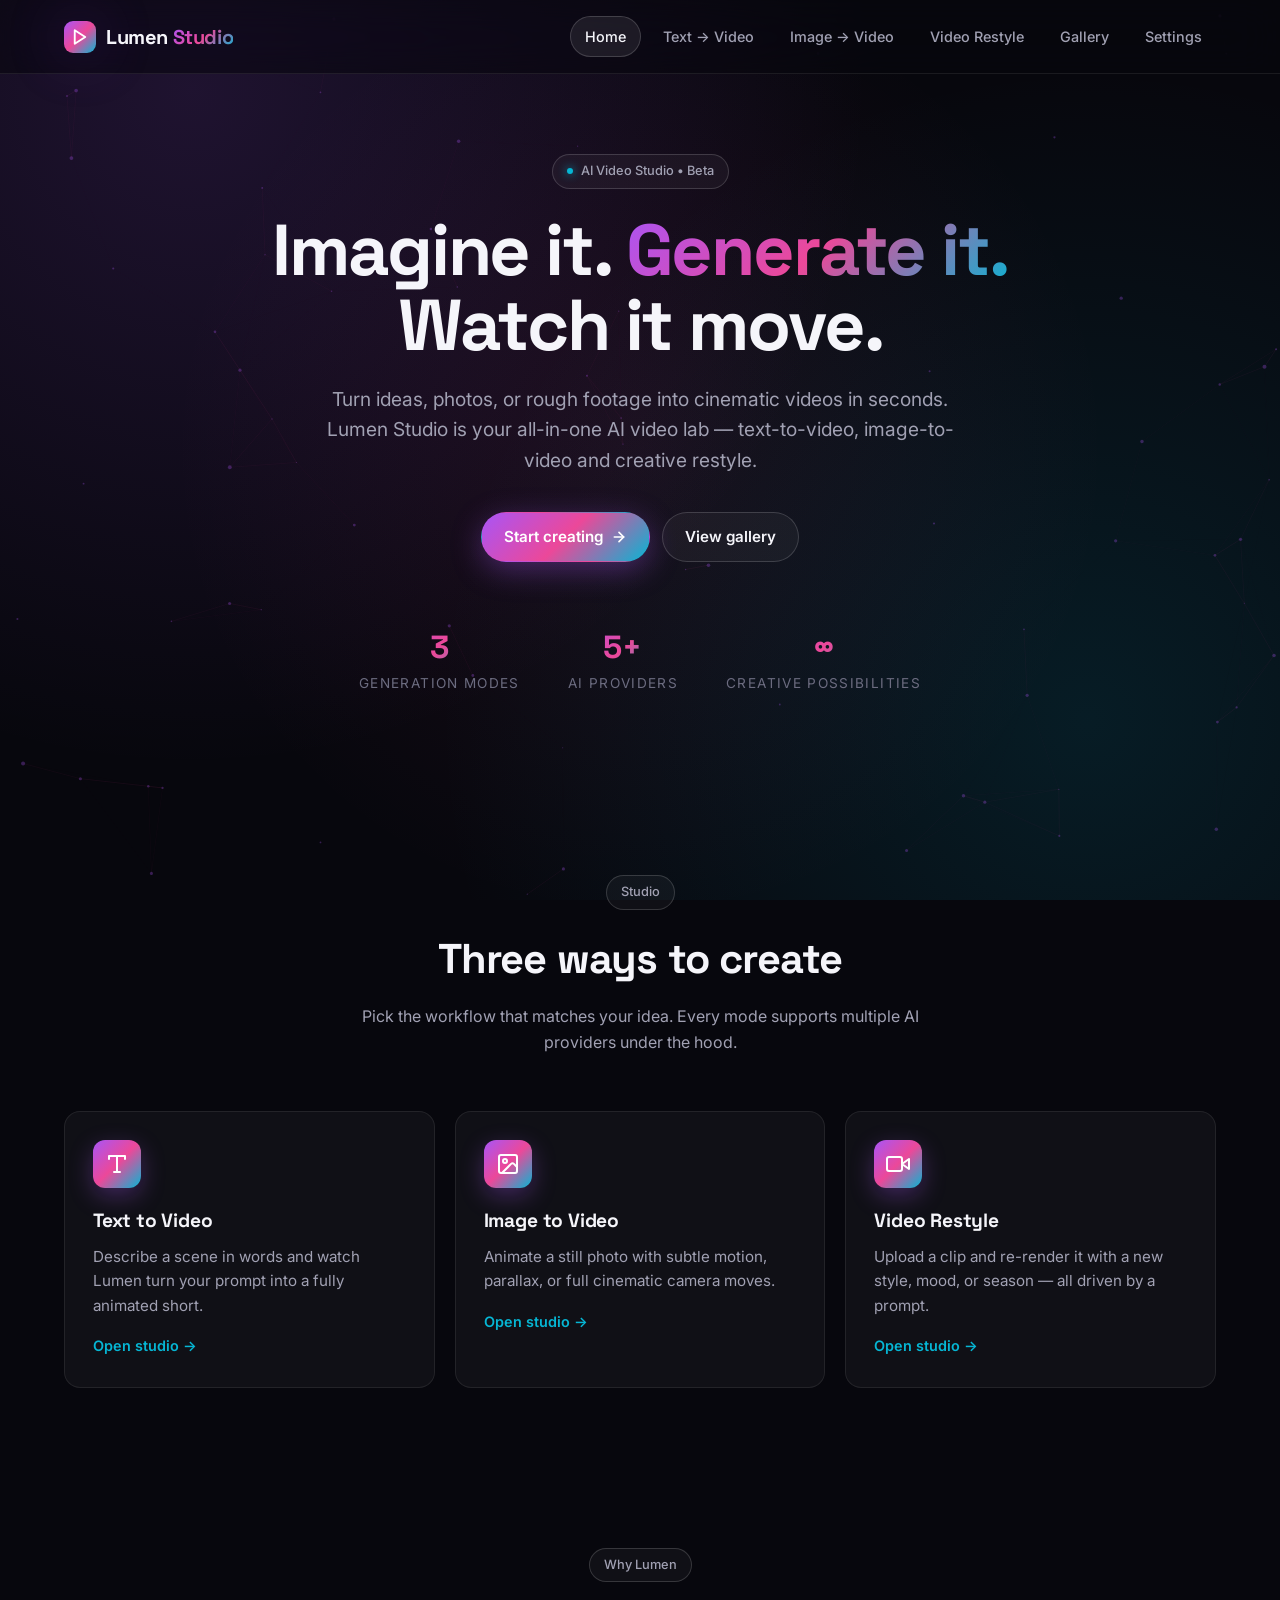
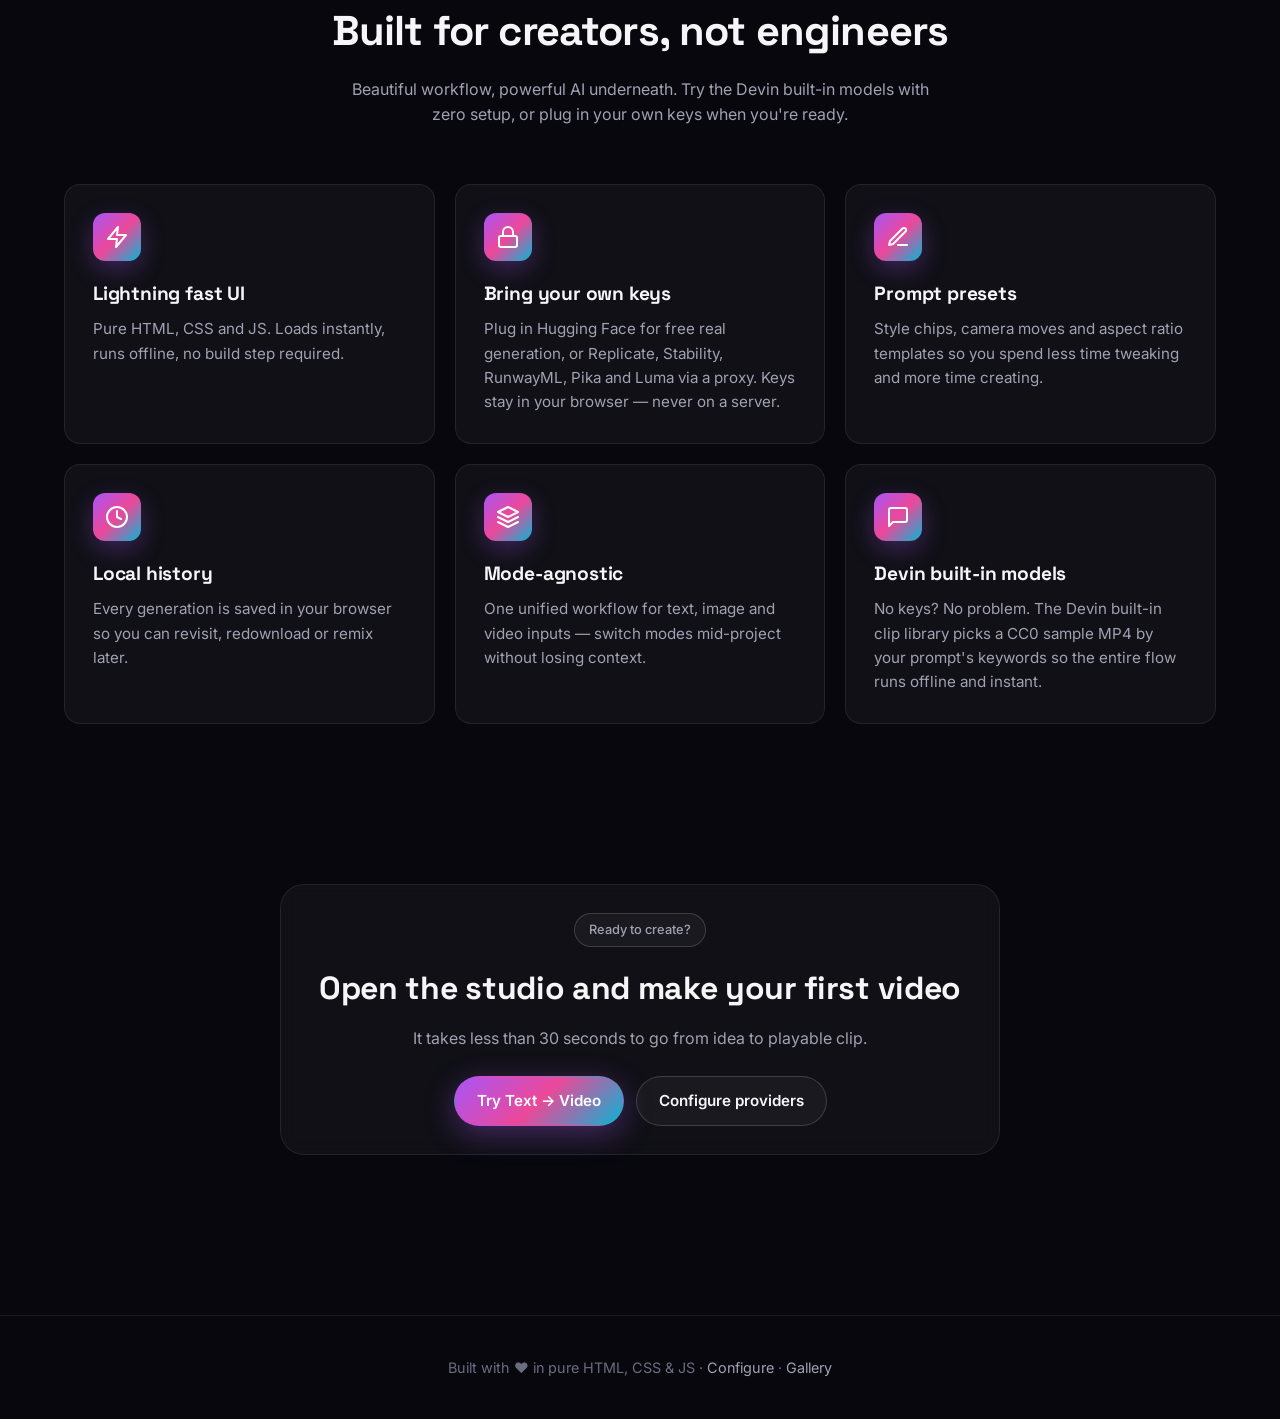
<file: index.html>
<!DOCTYPE html>
<html lang="en">
<head>
  <meta charset="UTF-8" />
  <meta name="viewport" content="width=device-width, initial-scale=1.0" />
  <title>Lumen — AI Video Studio</title>
  <meta name="description" content="Create stunning videos with AI. Text-to-video, image-to-video, and video restyle in one studio." />
  <link rel="preconnect" href="https://fonts.googleapis.com" />
  <link rel="preconnect" href="https://fonts.gstatic.com" crossorigin />
  <link href="https://fonts.googleapis.com/css2?family=Inter:wght@400;500;600;700&family=Space+Grotesk:wght@500;600;700&display=swap" rel="stylesheet" />
  <link rel="stylesheet" href="css/style.css" />
  <link rel="icon" type="image/svg+xml" href="assets/logo.svg" />
</head>
<body class="page">
  <canvas id="particles-canvas"></canvas>

  <header class="site-header">
    <div class="container">
      <a class="brand" href="index.html">
        <span class="brand-mark">
          <svg xmlns="http://www.w3.org/2000/svg" viewBox="0 0 24 24" fill="none" stroke="currentColor" stroke-width="2.5" stroke-linecap="round" stroke-linejoin="round"><polygon points="5 3 19 12 5 21 5 3"></polygon></svg>
        </span>
        <span class="brand-name">Lumen <span>Studio</span></span>
      </a>
      <nav class="primary-nav">
        <a href="index.html">Home</a>
        <a href="text-to-video.html">Text → Video</a>
        <a href="image-to-video.html">Image → Video</a>
        <a href="video-to-video.html">Video Restyle</a>
        <a href="gallery.html">Gallery</a>
        <a href="settings.html">Settings</a>
      </nav>
      <button class="nav-toggle" aria-label="Open navigation">
        <svg width="20" height="20" viewBox="0 0 24 24" fill="none" stroke="currentColor" stroke-width="2" stroke-linecap="round"><line x1="3" y1="6" x2="21" y2="6"></line><line x1="3" y1="12" x2="21" y2="12"></line><line x1="3" y1="18" x2="21" y2="18"></line></svg>
      </button>
    </div>
  </header>

  <main>
    <section class="hero">
      <div class="container">
        <div class="eyebrow"><span class="dot"></span> AI Video Studio • Beta</div>
        <h1>Imagine it. <span class="accent">Generate it.</span><br />Watch it move.</h1>
        <p class="lead">Turn ideas, photos, or rough footage into cinematic videos in seconds. Lumen Studio is your all-in-one AI video lab — text-to-video, image-to-video and creative restyle.</p>
        <div class="hero-actions">
          <a class="btn btn-primary" href="text-to-video.html">
            Start creating
            <svg width="16" height="16" viewBox="0 0 24 24" fill="none" stroke="currentColor" stroke-width="2.5" stroke-linecap="round" stroke-linejoin="round"><line x1="5" y1="12" x2="19" y2="12"></line><polyline points="12 5 19 12 12 19"></polyline></svg>
          </a>
          <a class="btn btn-ghost" href="gallery.html">View gallery</a>
        </div>
        <div class="hero-stats">
          <div>
            <div class="stat-num">3</div>
            <div class="stat-label">Generation modes</div>
          </div>
          <div>
            <div class="stat-num">5+</div>
            <div class="stat-label">AI providers</div>
          </div>
          <div>
            <div class="stat-num">∞</div>
            <div class="stat-label">Creative possibilities</div>
          </div>
        </div>
      </div>
    </section>

    <section class="section">
      <div class="container">
        <div class="section-head fade-in">
          <div class="eyebrow">Studio</div>
          <h2>Three ways to create</h2>
          <p>Pick the workflow that matches your idea. Every mode supports multiple AI providers under the hood.</p>
        </div>
        <div class="card-grid">
          <a class="card fade-in" href="text-to-video.html">
            <div class="card-icon">
              <svg viewBox="0 0 24 24" fill="none" stroke="currentColor" stroke-width="2" stroke-linecap="round" stroke-linejoin="round"><path d="M4 7V4h16v3"></path><path d="M9 20h6"></path><path d="M12 4v16"></path></svg>
            </div>
            <h3>Text to Video</h3>
            <p>Describe a scene in words and watch Lumen turn your prompt into a fully animated short.</p>
            <span class="card-link">Open studio →</span>
          </a>
          <a class="card fade-in" href="image-to-video.html">
            <div class="card-icon">
              <svg viewBox="0 0 24 24" fill="none" stroke="currentColor" stroke-width="2" stroke-linecap="round" stroke-linejoin="round"><rect x="3" y="3" width="18" height="18" rx="2"></rect><circle cx="9" cy="9" r="2"></circle><path d="m21 15-3.086-3.086a2 2 0 0 0-2.828 0L6 21"></path></svg>
            </div>
            <h3>Image to Video</h3>
            <p>Animate a still photo with subtle motion, parallax, or full cinematic camera moves.</p>
            <span class="card-link">Open studio →</span>
          </a>
          <a class="card fade-in" href="video-to-video.html">
            <div class="card-icon">
              <svg viewBox="0 0 24 24" fill="none" stroke="currentColor" stroke-width="2" stroke-linecap="round" stroke-linejoin="round"><polygon points="23 7 16 12 23 17 23 7"></polygon><rect x="1" y="5" width="15" height="14" rx="2"></rect></svg>
            </div>
            <h3>Video Restyle</h3>
            <p>Upload a clip and re-render it with a new style, mood, or season — all driven by a prompt.</p>
            <span class="card-link">Open studio →</span>
          </a>
        </div>
      </div>
    </section>

    <section class="section">
      <div class="container">
        <div class="section-head fade-in">
          <div class="eyebrow">Why Lumen</div>
          <h2>Built for creators, not engineers</h2>
          <p>Beautiful workflow, powerful AI underneath. Try the Devin built-in models with zero setup, or plug in your own keys when you're ready.</p>
        </div>
        <div class="card-grid">
          <div class="card fade-in">
            <div class="card-icon"><svg viewBox="0 0 24 24" fill="none" stroke="currentColor" stroke-width="2" stroke-linecap="round" stroke-linejoin="round"><path d="M13 2 L3 14 H12 L11 22 L21 10 H12 Z"></path></svg></div>
            <h3>Lightning fast UI</h3>
            <p>Pure HTML, CSS and JS. Loads instantly, runs offline, no build step required.</p>
          </div>
          <div class="card fade-in">
            <div class="card-icon"><svg viewBox="0 0 24 24" fill="none" stroke="currentColor" stroke-width="2" stroke-linecap="round" stroke-linejoin="round"><rect x="3" y="11" width="18" height="11" rx="2"></rect><path d="M7 11V7a5 5 0 0 1 10 0v4"></path></svg></div>
            <h3>Bring your own keys</h3>
            <p>Plug in Hugging Face for free real generation, or Replicate, Stability, RunwayML, Pika and Luma via a proxy. Keys stay in your browser — never on a server.</p>
          </div>
          <div class="card fade-in">
            <div class="card-icon"><svg viewBox="0 0 24 24" fill="none" stroke="currentColor" stroke-width="2" stroke-linecap="round" stroke-linejoin="round"><path d="M12 20h9"></path><path d="M16.5 3.5a2.121 2.121 0 1 1 3 3L7 19l-4 1 1-4Z"></path></svg></div>
            <h3>Prompt presets</h3>
            <p>Style chips, camera moves and aspect ratio templates so you spend less time tweaking and more time creating.</p>
          </div>
          <div class="card fade-in">
            <div class="card-icon"><svg viewBox="0 0 24 24" fill="none" stroke="currentColor" stroke-width="2" stroke-linecap="round" stroke-linejoin="round"><circle cx="12" cy="12" r="10"></circle><polyline points="12 6 12 12 16 14"></polyline></svg></div>
            <h3>Local history</h3>
            <p>Every generation is saved in your browser so you can revisit, redownload or remix later.</p>
          </div>
          <div class="card fade-in">
            <div class="card-icon"><svg viewBox="0 0 24 24" fill="none" stroke="currentColor" stroke-width="2" stroke-linecap="round" stroke-linejoin="round"><path d="M12 2 L2 7 L12 12 L22 7 Z"></path><path d="M2 17 L12 22 L22 17"></path><path d="M2 12 L12 17 L22 12"></path></svg></div>
            <h3>Mode-agnostic</h3>
            <p>One unified workflow for text, image and video inputs — switch modes mid-project without losing context.</p>
          </div>
          <div class="card fade-in">
            <div class="card-icon"><svg viewBox="0 0 24 24" fill="none" stroke="currentColor" stroke-width="2" stroke-linecap="round" stroke-linejoin="round"><path d="M21 15a2 2 0 0 1-2 2H7l-4 4V5a2 2 0 0 1 2-2h14a2 2 0 0 1 2 2z"></path></svg></div>
            <h3>Devin built-in models</h3>
            <p>No keys? No problem. The Devin built-in clip library picks a CC0 sample MP4 by your prompt's keywords so the entire flow runs offline and instant.</p>
          </div>
        </div>
      </div>
    </section>

    <section class="section">
      <div class="container">
        <div class="panel fade-in" style="text-align:center; max-width:720px; margin:0 auto;">
          <div class="eyebrow" style="margin-bottom:16px;">Ready to create?</div>
          <h2 style="font-family:var(--font-display); font-size:2rem; margin-bottom:12px;">Open the studio and make your first video</h2>
          <p style="color:var(--text-dim); margin-bottom:24px;">It takes less than 30 seconds to go from idea to playable clip.</p>
          <div class="hero-actions">
            <a class="btn btn-primary" href="text-to-video.html">Try Text → Video</a>
            <a class="btn btn-ghost" href="settings.html">Configure providers</a>
          </div>
        </div>
      </div>
    </section>
  </main>

  <footer class="site-footer">
    <div class="container">
      <p>Built with ♥ in pure HTML, CSS &amp; JS · <a href="settings.html">Configure</a> · <a href="gallery.html">Gallery</a></p>
    </div>
  </footer>

  <script src="js/particles.js"></script>
  <script src="js/app.js"></script>
</body>
</html>
</file>
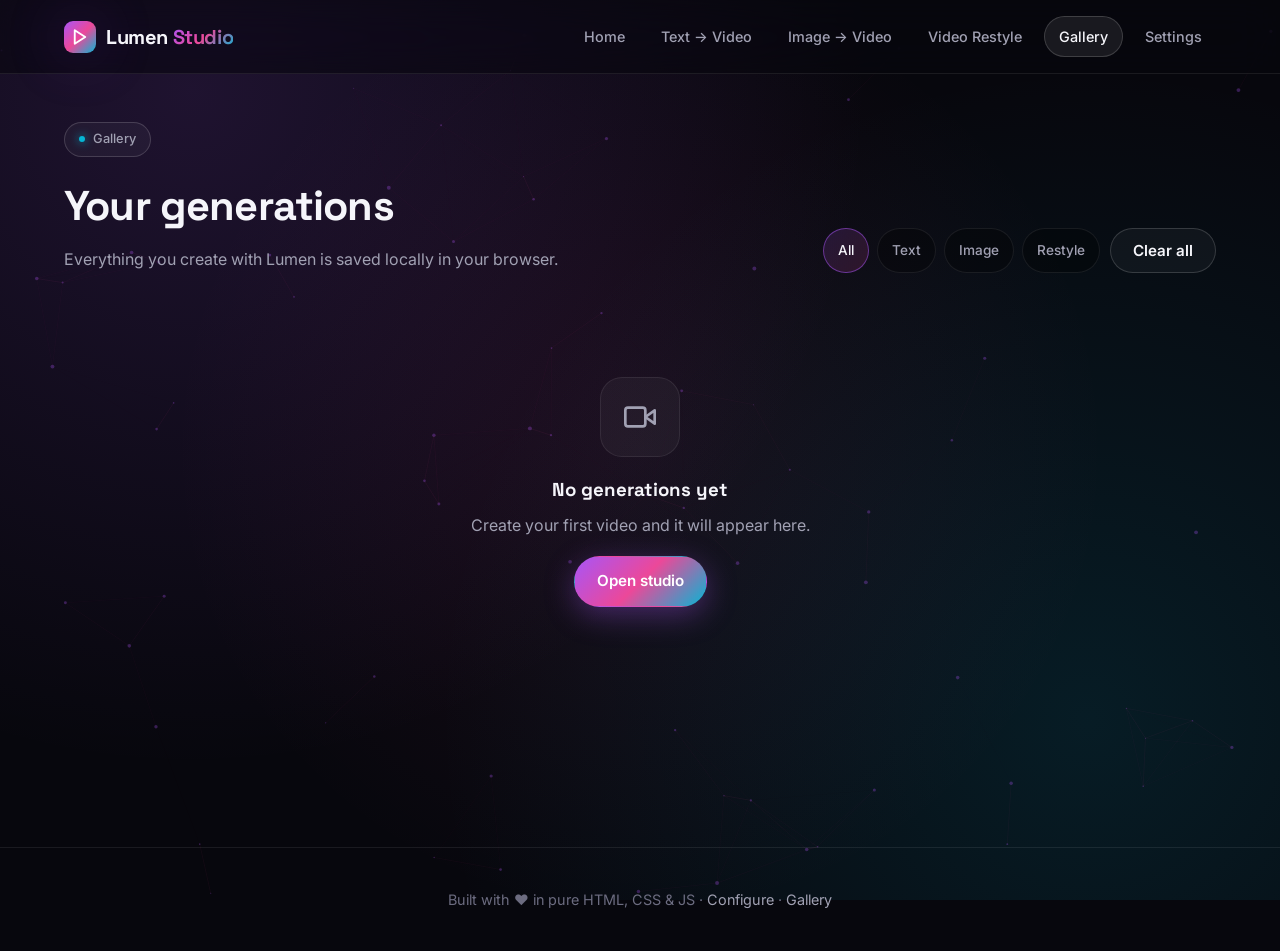
<file: gallery.html>
<!DOCTYPE html>
<html lang="en">
<head>
  <meta charset="UTF-8" />
  <meta name="viewport" content="width=device-width, initial-scale=1.0" />
  <title>Gallery — Lumen Studio</title>
  <link rel="preconnect" href="https://fonts.googleapis.com" />
  <link rel="preconnect" href="https://fonts.gstatic.com" crossorigin />
  <link href="https://fonts.googleapis.com/css2?family=Inter:wght@400;500;600;700&family=Space+Grotesk:wght@500;600;700&display=swap" rel="stylesheet" />
  <link rel="stylesheet" href="css/style.css" />
  <link rel="icon" type="image/svg+xml" href="assets/logo.svg" />
</head>
<body class="page">
  <canvas id="particles-canvas"></canvas>

  <header class="site-header">
    <div class="container">
      <a class="brand" href="index.html">
        <span class="brand-mark"><svg viewBox="0 0 24 24" fill="none" stroke="currentColor" stroke-width="2.5" stroke-linecap="round" stroke-linejoin="round"><polygon points="5 3 19 12 5 21 5 3"></polygon></svg></span>
        <span class="brand-name">Lumen <span>Studio</span></span>
      </a>
      <nav class="primary-nav">
        <a href="index.html">Home</a>
        <a href="text-to-video.html">Text → Video</a>
        <a href="image-to-video.html">Image → Video</a>
        <a href="video-to-video.html">Video Restyle</a>
        <a href="gallery.html">Gallery</a>
        <a href="settings.html">Settings</a>
      </nav>
      <button class="nav-toggle" aria-label="Open navigation"><svg width="20" height="20" viewBox="0 0 24 24" fill="none" stroke="currentColor" stroke-width="2" stroke-linecap="round"><line x1="3" y1="6" x2="21" y2="6"></line><line x1="3" y1="12" x2="21" y2="12"></line><line x1="3" y1="18" x2="21" y2="18"></line></svg></button>
    </div>
  </header>

  <main>
    <section class="section" style="padding-top:48px;">
      <div class="container">
        <div class="section-head" style="text-align:left; margin-bottom:24px; display:flex; justify-content:space-between; align-items:flex-end; flex-wrap:wrap; gap:16px;">
          <div>
            <div class="eyebrow"><span class="dot"></span> Gallery</div>
            <h2 style="margin-bottom:8px;">Your generations</h2>
            <p style="margin:0;">Everything you create with Lumen is saved locally in your browser.</p>
          </div>
          <div style="display:flex; gap:10px;">
            <div class="chip-group" id="filter-group">
              <button class="chip active" data-filter="all">All</button>
              <button class="chip" data-filter="text-to-video">Text</button>
              <button class="chip" data-filter="image-to-video">Image</button>
              <button class="chip" data-filter="video-to-video">Restyle</button>
            </div>
            <button class="btn btn-ghost" id="clear-btn">Clear all</button>
          </div>
        </div>

        <div id="gallery-content"></div>
      </div>
    </section>

    <div class="modal" id="player-modal">
      <div class="modal-card" style="max-width:720px;">
        <button class="modal-close" id="modal-close">
          <svg width="18" height="18" viewBox="0 0 24 24" fill="none" stroke="currentColor" stroke-width="2"><line x1="18" y1="6" x2="6" y2="18"></line><line x1="6" y1="6" x2="18" y2="18"></line></svg>
        </button>
        <h2 id="modal-title">Generation</h2>
        <p class="lead" id="modal-meta"></p>
        <video id="modal-video" controls autoplay style="width:100%; border-radius:12px; background:#000;"></video>
        <p id="modal-prompt" style="margin-top:16px; color:var(--text-dim); font-size:0.9rem;"></p>
        <div style="display:flex; gap:10px; margin-top:18px; flex-wrap:wrap;">
          <button class="btn btn-ghost" id="modal-download">Download</button>
          <button class="btn btn-ghost" id="modal-delete">Delete</button>
        </div>
      </div>
    </div>
  </main>

  <footer class="site-footer">
    <div class="container">
      <p>Built with ♥ in pure HTML, CSS &amp; JS · <a href="settings.html">Configure</a> · <a href="gallery.html">Gallery</a></p>
    </div>
  </footer>

  <script src="js/particles.js"></script>
  <script src="js/storage.js"></script>
  <script src="js/app.js"></script>
  <script src="js/gallery.js"></script>
</body>
</html>
</file>
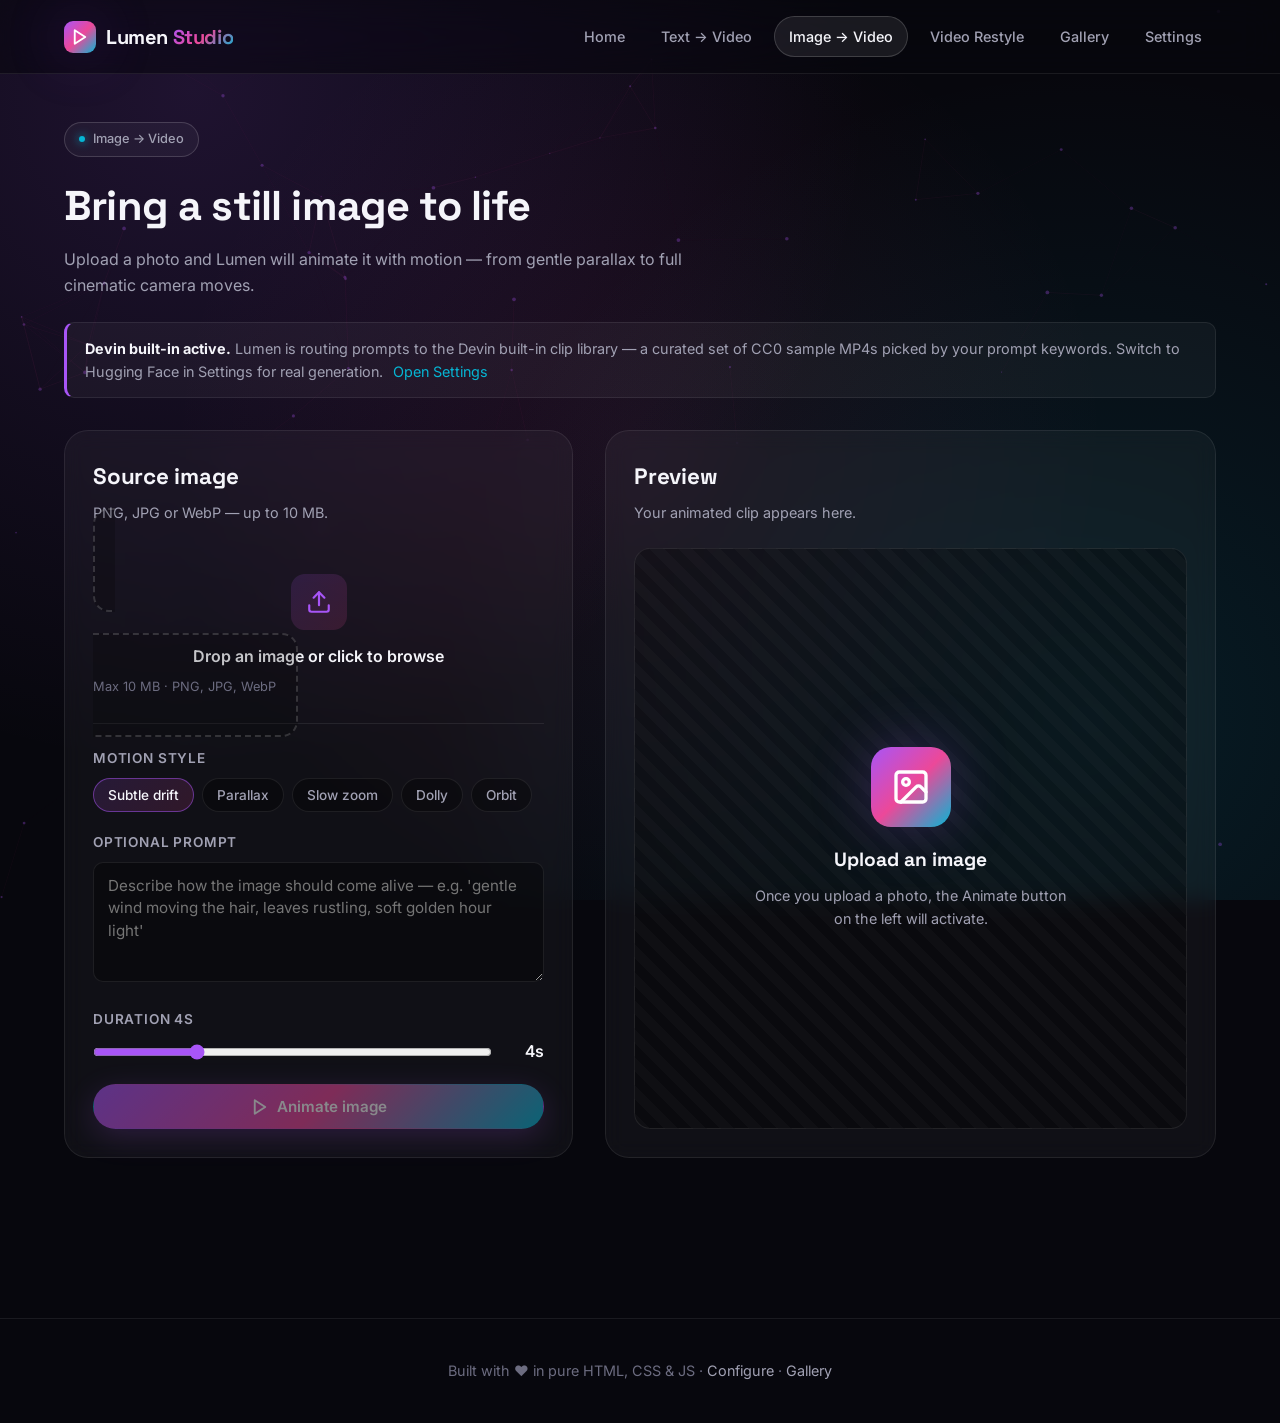
<file: image-to-video.html>
<!DOCTYPE html>
<html lang="en">
<head>
  <meta charset="UTF-8" />
  <meta name="viewport" content="width=device-width, initial-scale=1.0" />
  <title>Image to Video — Lumen Studio</title>
  <link rel="preconnect" href="https://fonts.googleapis.com" />
  <link rel="preconnect" href="https://fonts.gstatic.com" crossorigin />
  <link href="https://fonts.googleapis.com/css2?family=Inter:wght@400;500;600;700&family=Space+Grotesk:wght@500;600;700&display=swap" rel="stylesheet" />
  <link rel="stylesheet" href="css/style.css" />
  <link rel="icon" type="image/svg+xml" href="assets/logo.svg" />
</head>
<body class="page">
  <canvas id="particles-canvas"></canvas>

  <header class="site-header">
    <div class="container">
      <a class="brand" href="index.html">
        <span class="brand-mark"><svg viewBox="0 0 24 24" fill="none" stroke="currentColor" stroke-width="2.5" stroke-linecap="round" stroke-linejoin="round"><polygon points="5 3 19 12 5 21 5 3"></polygon></svg></span>
        <span class="brand-name">Lumen <span>Studio</span></span>
      </a>
      <nav class="primary-nav">
        <a href="index.html">Home</a>
        <a href="text-to-video.html">Text → Video</a>
        <a href="image-to-video.html">Image → Video</a>
        <a href="video-to-video.html">Video Restyle</a>
        <a href="gallery.html">Gallery</a>
        <a href="settings.html">Settings</a>
      </nav>
      <button class="nav-toggle" aria-label="Open navigation"><svg width="20" height="20" viewBox="0 0 24 24" fill="none" stroke="currentColor" stroke-width="2" stroke-linecap="round"><line x1="3" y1="6" x2="21" y2="6"></line><line x1="3" y1="12" x2="21" y2="12"></line><line x1="3" y1="18" x2="21" y2="18"></line></svg></button>
    </div>
  </header>

  <main>
    <section class="section" style="padding-top:48px;">
      <div class="container">
        <div class="section-head" style="text-align:left; margin-bottom:24px;">
          <div class="eyebrow"><span class="dot"></span> Image → Video</div>
          <h2 style="margin-bottom:8px;">Bring a still image to life</h2>
          <p style="margin:0; max-width:640px;">Upload a photo and Lumen will animate it with motion — from gentle parallax to full cinematic camera moves.</p>
        </div>

        <div id="api-notice" class="notice" style="display:none;">
          <strong>Demo mode active.</strong> Add an API key in <a href="settings.html">Settings</a> to animate your own image. Right now Lumen returns a placeholder clip so you can preview the workflow.
        </div>

        <div class="studio">
          <div class="panel">
            <h2>Source image</h2>
            <p class="panel-subtitle">PNG, JPG or WebP — up to 10 MB.</p>

            <label class="dropzone" id="dropzone">
              <input type="file" id="file-input" accept="image/*" />
              <div class="dropzone-icon">
                <svg viewBox="0 0 24 24" fill="none" stroke="currentColor" stroke-width="2" stroke-linecap="round" stroke-linejoin="round"><path d="M21 15v4a2 2 0 0 1-2 2H5a2 2 0 0 1-2-2v-4"></path><polyline points="17 8 12 3 7 8"></polyline><line x1="12" y1="3" x2="12" y2="15"></line></svg>
              </div>
              <p>Drop an image or click to browse</p>
              <small>Max 10 MB · PNG, JPG, WebP</small>
            </label>
            <img id="preview-image" class="preview-image" style="display:none;" alt="Preview" />

            <div class="divider"></div>

            <div class="field">
              <label>Motion style</label>
              <div class="chip-group" data-chip-group="motion">
                <button type="button" class="chip active" data-value="subtle">Subtle drift</button>
                <button type="button" class="chip" data-value="parallax">Parallax</button>
                <button type="button" class="chip" data-value="zoom">Slow zoom</button>
                <button type="button" class="chip" data-value="dolly">Dolly</button>
                <button type="button" class="chip" data-value="orbit">Orbit</button>
              </div>
            </div>

            <div class="field">
              <label for="img-prompt">Optional prompt</label>
              <textarea id="img-prompt" class="textarea" placeholder="Describe how the image should come alive — e.g. 'gentle wind moving the hair, leaves rustling, soft golden hour light'"></textarea>
            </div>

            <div class="field">
              <label>Duration <span id="duration-val">4s</span></label>
              <div class="range-row">
                <input type="range" id="duration" min="2" max="10" value="4" step="1" />
                <span class="range-value" id="duration-display">4s</span>
              </div>
            </div>

            <button class="btn btn-primary" id="generate-btn" style="width:100%;" disabled>
              <svg width="18" height="18" viewBox="0 0 24 24" fill="none" stroke="currentColor" stroke-width="2.5" stroke-linecap="round" stroke-linejoin="round"><polygon points="5 3 19 12 5 21 5 3"></polygon></svg>
              Animate image
            </button>
          </div>

          <div class="panel preview-panel">
            <h2>Preview</h2>
            <p class="panel-subtitle">Your animated clip appears here.</p>
            <div class="preview-stage" id="preview-stage">
              <div class="preview-empty">
                <div class="preview-icon">
                  <svg viewBox="0 0 24 24" fill="none" stroke="currentColor" stroke-width="2" stroke-linecap="round" stroke-linejoin="round"><rect x="3" y="3" width="18" height="18" rx="2"></rect><circle cx="9" cy="9" r="2"></circle><path d="m21 15-3.086-3.086a2 2 0 0 0-2.828 0L6 21"></path></svg>
                </div>
                <h3>Upload an image</h3>
                <p>Once you upload a photo, the Animate button on the left will activate.</p>
              </div>
            </div>
            <div class="preview-actions" id="preview-actions" style="display:none;">
              <button class="btn btn-ghost" id="download-btn">
                <svg width="16" height="16" viewBox="0 0 24 24" fill="none" stroke="currentColor" stroke-width="2" stroke-linecap="round" stroke-linejoin="round"><path d="M21 15v4a2 2 0 0 1-2 2H5a2 2 0 0 1-2-2v-4"></path><polyline points="7 10 12 15 17 10"></polyline><line x1="12" y1="15" x2="12" y2="3"></line></svg>
                Download
              </button>
              <a class="btn btn-ghost" href="gallery.html">View in gallery</a>
              <button class="btn btn-primary" id="regen-btn">Regenerate</button>
            </div>
          </div>
        </div>
      </div>
    </section>
  </main>

  <footer class="site-footer">
    <div class="container">
      <p>Built with ♥ in pure HTML, CSS &amp; JS · <a href="settings.html">Configure</a> · <a href="gallery.html">Gallery</a></p>
    </div>
  </footer>

  <script src="js/particles.js"></script>
  <script src="js/storage.js"></script>
  <script src="js/api.js"></script>
  <script src="js/app.js"></script>
  <script src="js/image-to-video.js"></script>
</body>
</html>
</file>
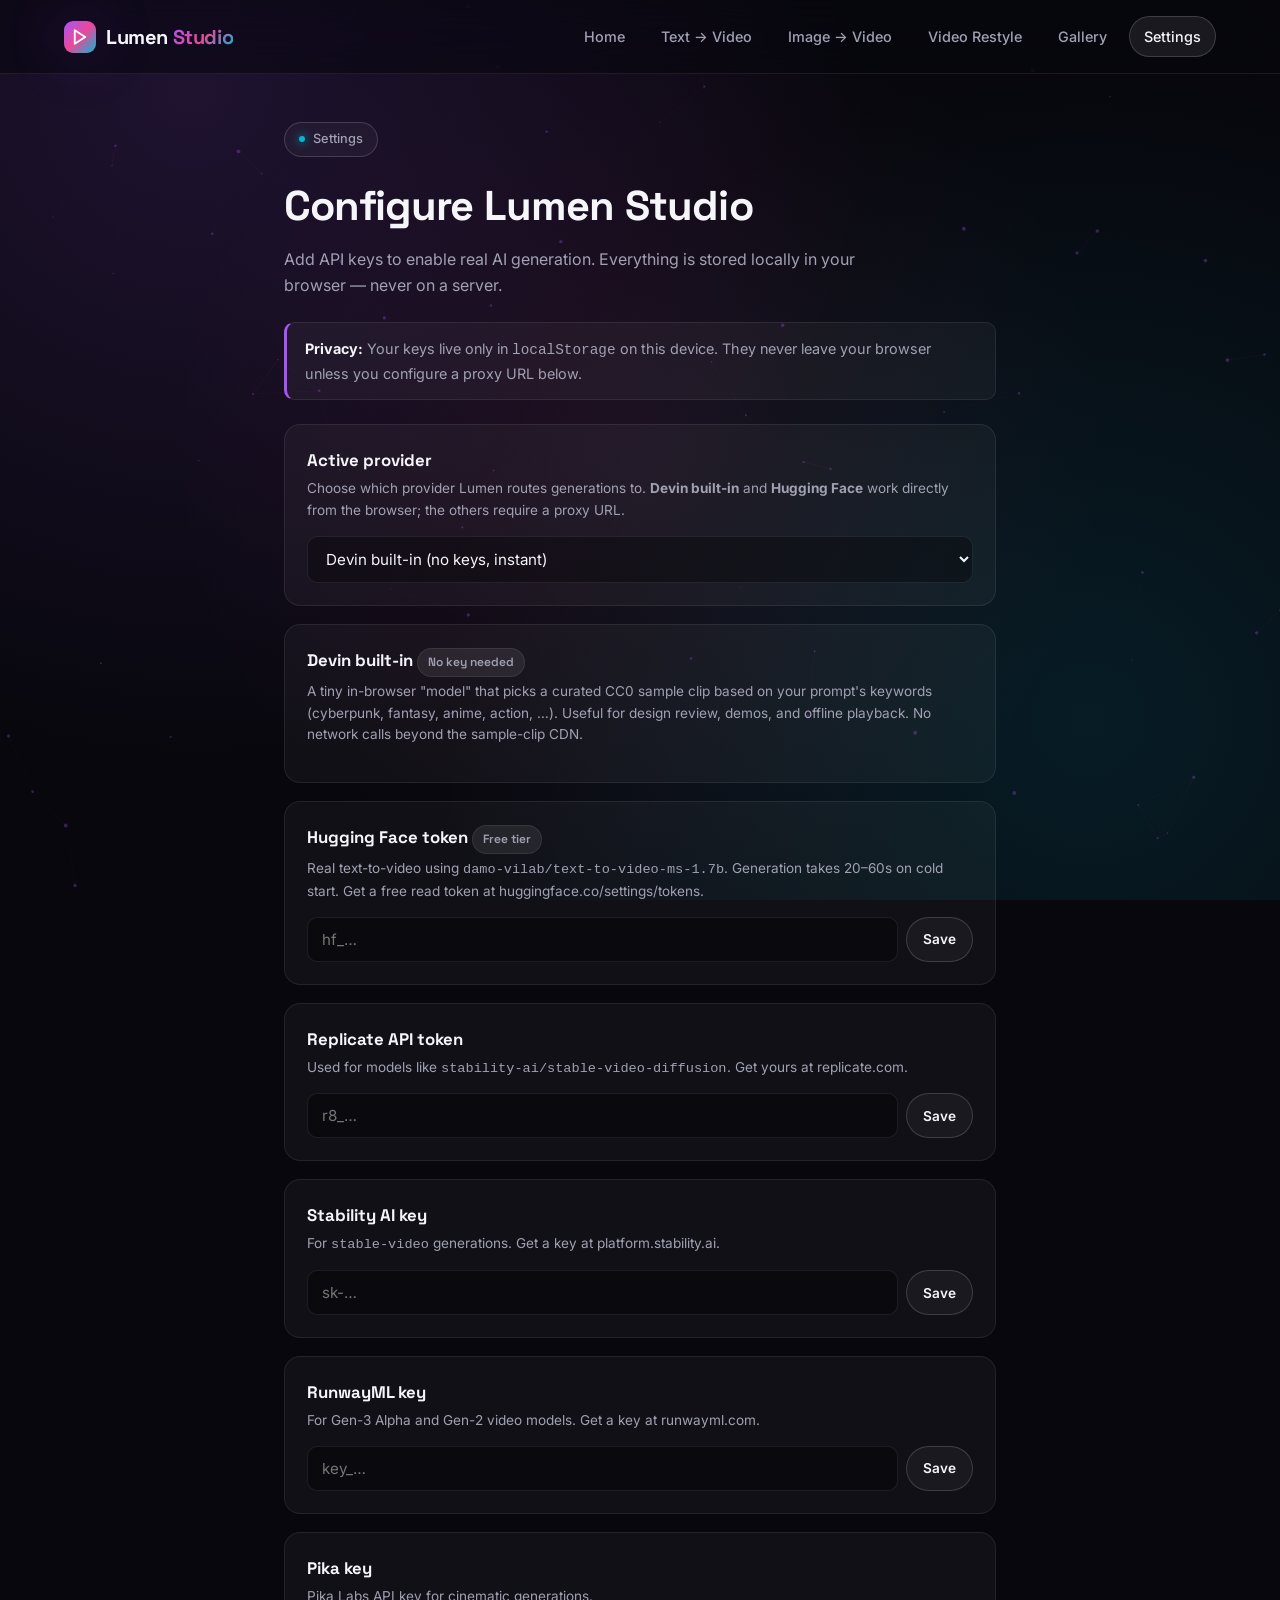
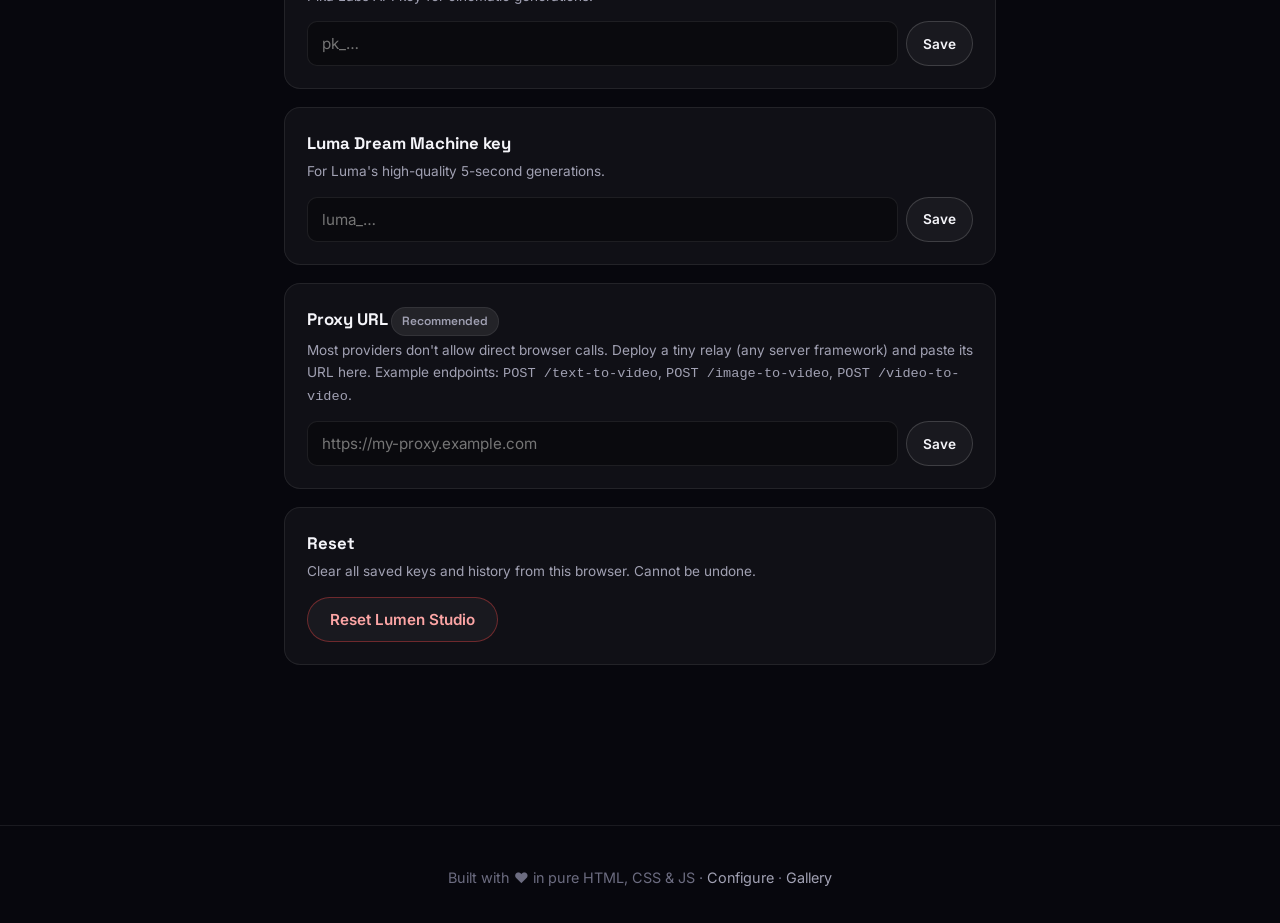
<file: settings.html>
<!DOCTYPE html>
<html lang="en">
<head>
  <meta charset="UTF-8" />
  <meta name="viewport" content="width=device-width, initial-scale=1.0" />
  <title>Settings — Lumen Studio</title>
  <link rel="preconnect" href="https://fonts.googleapis.com" />
  <link rel="preconnect" href="https://fonts.gstatic.com" crossorigin />
  <link href="https://fonts.googleapis.com/css2?family=Inter:wght@400;500;600;700&family=Space+Grotesk:wght@500;600;700&display=swap" rel="stylesheet" />
  <link rel="stylesheet" href="css/style.css" />
  <link rel="icon" type="image/svg+xml" href="assets/logo.svg" />
</head>
<body class="page">
  <canvas id="particles-canvas"></canvas>

  <header class="site-header">
    <div class="container">
      <a class="brand" href="index.html">
        <span class="brand-mark"><svg viewBox="0 0 24 24" fill="none" stroke="currentColor" stroke-width="2.5" stroke-linecap="round" stroke-linejoin="round"><polygon points="5 3 19 12 5 21 5 3"></polygon></svg></span>
        <span class="brand-name">Lumen <span>Studio</span></span>
      </a>
      <nav class="primary-nav">
        <a href="index.html">Home</a>
        <a href="text-to-video.html">Text → Video</a>
        <a href="image-to-video.html">Image → Video</a>
        <a href="video-to-video.html">Video Restyle</a>
        <a href="gallery.html">Gallery</a>
        <a href="settings.html">Settings</a>
      </nav>
      <button class="nav-toggle" aria-label="Open navigation"><svg width="20" height="20" viewBox="0 0 24 24" fill="none" stroke="currentColor" stroke-width="2" stroke-linecap="round"><line x1="3" y1="6" x2="21" y2="6"></line><line x1="3" y1="12" x2="21" y2="12"></line><line x1="3" y1="18" x2="21" y2="18"></line></svg></button>
    </div>
  </header>

  <main>
    <section class="section" style="padding-top:48px;">
      <div class="container" style="max-width:760px;">
        <div class="section-head" style="text-align:left; margin-bottom:24px;">
          <div class="eyebrow"><span class="dot"></span> Settings</div>
          <h2 style="margin-bottom:8px;">Configure Lumen Studio</h2>
          <p style="margin:0;">Add API keys to enable real AI generation. Everything is stored locally in your browser — never on a server.</p>
        </div>

        <div class="notice">
          <strong>Privacy:</strong> Your keys live only in <code>localStorage</code> on this device. They never leave your browser unless you configure a proxy URL below.
        </div>

        <div class="settings-grid">
          <div class="settings-card">
            <h3>Active provider</h3>
            <p class="desc">Choose which provider Lumen routes generations to. <strong>Devin built-in</strong> and <strong>Hugging Face</strong> work directly from the browser; the others require a proxy URL.</p>
            <select class="select" id="active-provider">
              <option value="devin-builtin">Devin built-in (no keys, instant)</option>
              <option value="huggingface">Hugging Face (real, free)</option>
              <option value="replicate">Replicate</option>
              <option value="stability">Stability AI</option>
              <option value="runway">RunwayML</option>
              <option value="pika">Pika</option>
              <option value="luma">Luma Dream Machine</option>
            </select>
          </div>

          <div class="settings-card">
            <h3>Devin built-in <span class="badge">No key needed</span></h3>
            <p class="desc">A tiny in-browser "model" that picks a curated CC0 sample clip based on your prompt's keywords (cyberpunk, fantasy, anime, action, &hellip;). Useful for design review, demos, and offline playback. No network calls beyond the sample-clip CDN.</p>
          </div>

          <div class="settings-card">
            <h3>Hugging Face token <span class="badge">Free tier</span></h3>
            <p class="desc">Real text-to-video using <code>damo-vilab/text-to-video-ms-1.7b</code>. Generation takes 20&ndash;60s on cold start. Get a free read token at <a href="https://huggingface.co/settings/tokens" target="_blank" rel="noreferrer">huggingface.co/settings/tokens</a>.</p>
            <div class="input-group">
              <input type="password" class="input" id="key-huggingface" placeholder="hf_&hellip;" autocomplete="off" />
              <button class="btn btn-ghost" data-save="huggingface">Save</button>
            </div>
          </div>

          <div class="settings-card">
            <h3>Replicate API token</h3>
            <p class="desc">Used for models like <code>stability-ai/stable-video-diffusion</code>. Get yours at <a href="https://replicate.com/account/api-tokens" target="_blank" rel="noreferrer">replicate.com</a>.</p>
            <div class="input-group">
              <input type="password" class="input" id="key-replicate" placeholder="r8_…" autocomplete="off" />
              <button class="btn btn-ghost" data-save="replicate">Save</button>
            </div>
          </div>

          <div class="settings-card">
            <h3>Stability AI key</h3>
            <p class="desc">For <code>stable-video</code> generations. Get a key at <a href="https://platform.stability.ai/account/keys" target="_blank" rel="noreferrer">platform.stability.ai</a>.</p>
            <div class="input-group">
              <input type="password" class="input" id="key-stability" placeholder="sk-…" autocomplete="off" />
              <button class="btn btn-ghost" data-save="stability">Save</button>
            </div>
          </div>

          <div class="settings-card">
            <h3>RunwayML key</h3>
            <p class="desc">For Gen-3 Alpha and Gen-2 video models. Get a key at <a href="https://app.runwayml.com/account" target="_blank" rel="noreferrer">runwayml.com</a>.</p>
            <div class="input-group">
              <input type="password" class="input" id="key-runway" placeholder="key_…" autocomplete="off" />
              <button class="btn btn-ghost" data-save="runway">Save</button>
            </div>
          </div>

          <div class="settings-card">
            <h3>Pika key</h3>
            <p class="desc">Pika Labs API key for cinematic generations.</p>
            <div class="input-group">
              <input type="password" class="input" id="key-pika" placeholder="pk_…" autocomplete="off" />
              <button class="btn btn-ghost" data-save="pika">Save</button>
            </div>
          </div>

          <div class="settings-card">
            <h3>Luma Dream Machine key</h3>
            <p class="desc">For Luma's high-quality 5-second generations.</p>
            <div class="input-group">
              <input type="password" class="input" id="key-luma" placeholder="luma_…" autocomplete="off" />
              <button class="btn btn-ghost" data-save="luma">Save</button>
            </div>
          </div>

          <div class="settings-card">
            <h3>Proxy URL <span class="badge">Recommended</span></h3>
            <p class="desc">Most providers don't allow direct browser calls. Deploy a tiny relay (any server framework) and paste its URL here. Example endpoints: <code>POST /text-to-video</code>, <code>POST /image-to-video</code>, <code>POST /video-to-video</code>.</p>
            <div class="input-group">
              <input type="text" class="input" id="proxy-url" placeholder="https://my-proxy.example.com" autocomplete="off" />
              <button class="btn btn-ghost" data-save="proxy">Save</button>
            </div>
          </div>

          <div class="settings-card">
            <h3>Reset</h3>
            <p class="desc">Clear all saved keys and history from this browser. Cannot be undone.</p>
            <button class="btn btn-ghost" id="reset-btn" style="border-color: rgba(239, 68, 68, 0.4); color: #fca5a5;">Reset Lumen Studio</button>
          </div>
        </div>
      </div>
    </section>
  </main>

  <footer class="site-footer">
    <div class="container">
      <p>Built with ♥ in pure HTML, CSS &amp; JS · <a href="settings.html">Configure</a> · <a href="gallery.html">Gallery</a></p>
    </div>
  </footer>

  <script src="js/particles.js"></script>
  <script src="js/storage.js"></script>
  <script src="js/app.js"></script>
  <script src="js/settings.js"></script>
</body>
</html>
</file>
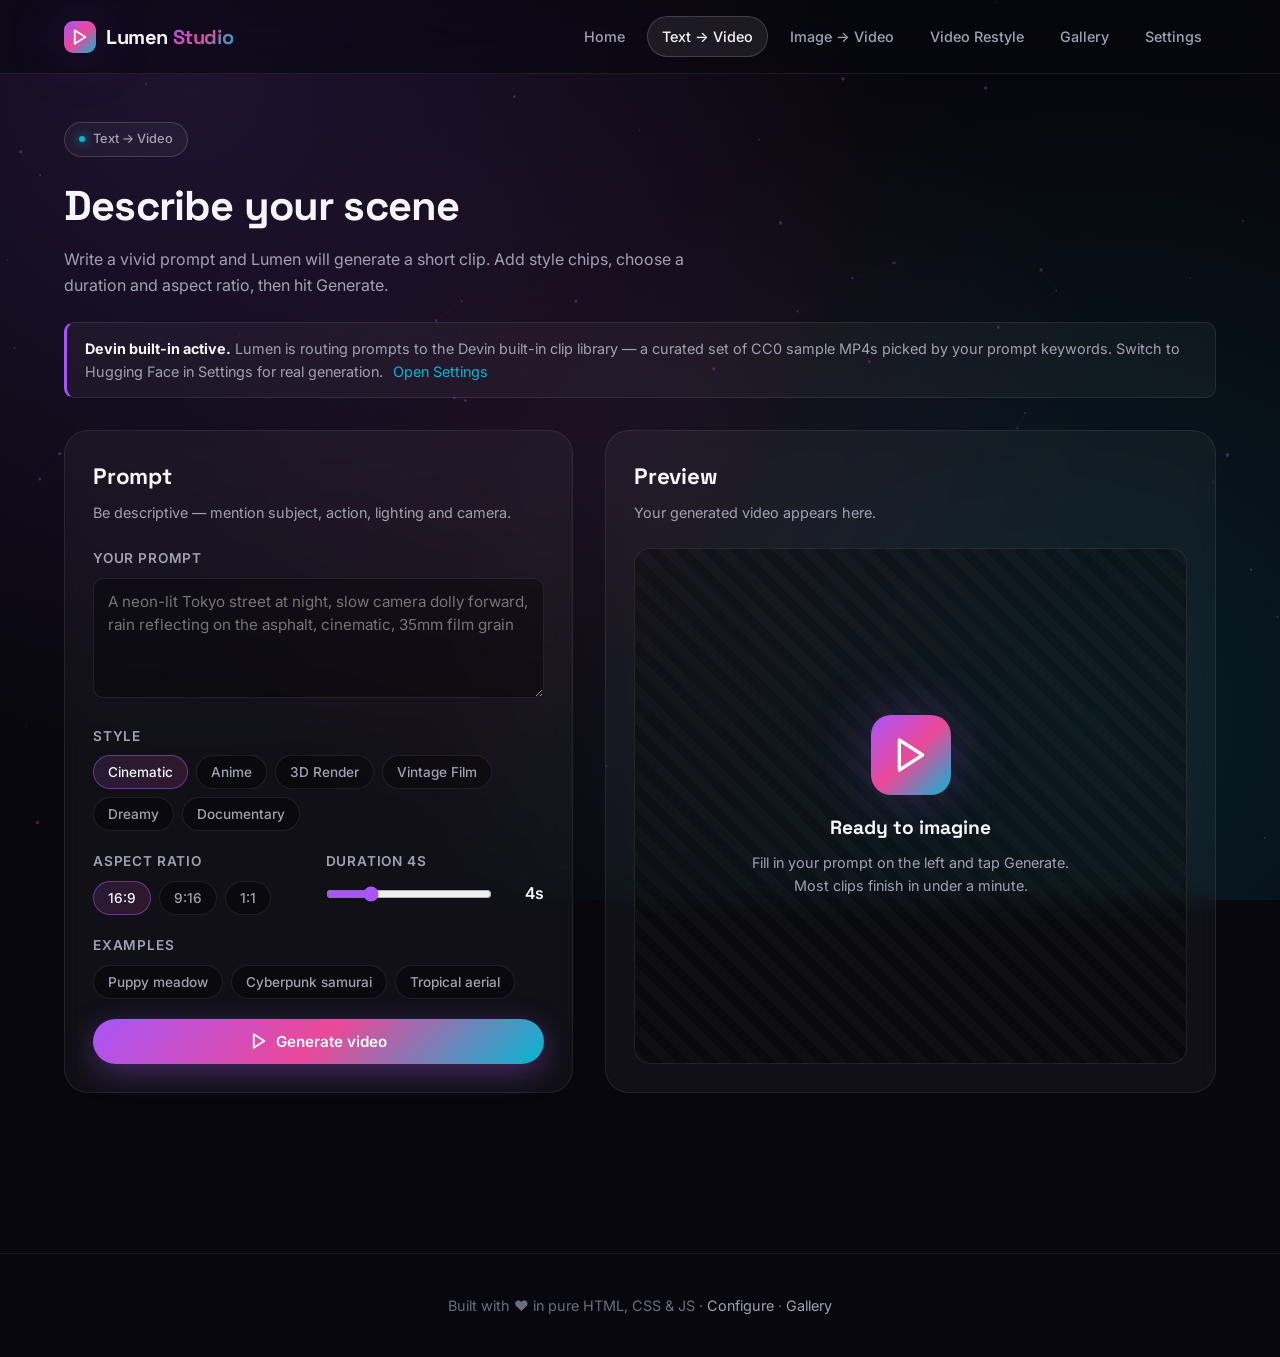
<file: text-to-video.html>
<!DOCTYPE html>
<html lang="en">
<head>
  <meta charset="UTF-8" />
  <meta name="viewport" content="width=device-width, initial-scale=1.0" />
  <title>Text to Video — Lumen Studio</title>
  <link rel="preconnect" href="https://fonts.googleapis.com" />
  <link rel="preconnect" href="https://fonts.gstatic.com" crossorigin />
  <link href="https://fonts.googleapis.com/css2?family=Inter:wght@400;500;600;700&family=Space+Grotesk:wght@500;600;700&display=swap" rel="stylesheet" />
  <link rel="stylesheet" href="css/style.css" />
  <link rel="icon" type="image/svg+xml" href="assets/logo.svg" />
</head>
<body class="page">
  <canvas id="particles-canvas"></canvas>

  <header class="site-header">
    <div class="container">
      <a class="brand" href="index.html">
        <span class="brand-mark"><svg viewBox="0 0 24 24" fill="none" stroke="currentColor" stroke-width="2.5" stroke-linecap="round" stroke-linejoin="round"><polygon points="5 3 19 12 5 21 5 3"></polygon></svg></span>
        <span class="brand-name">Lumen <span>Studio</span></span>
      </a>
      <nav class="primary-nav">
        <a href="index.html">Home</a>
        <a href="text-to-video.html">Text → Video</a>
        <a href="image-to-video.html">Image → Video</a>
        <a href="video-to-video.html">Video Restyle</a>
        <a href="gallery.html">Gallery</a>
        <a href="settings.html">Settings</a>
      </nav>
      <button class="nav-toggle" aria-label="Open navigation"><svg width="20" height="20" viewBox="0 0 24 24" fill="none" stroke="currentColor" stroke-width="2" stroke-linecap="round"><line x1="3" y1="6" x2="21" y2="6"></line><line x1="3" y1="12" x2="21" y2="12"></line><line x1="3" y1="18" x2="21" y2="18"></line></svg></button>
    </div>
  </header>

  <main>
    <section class="section" style="padding-top:48px;">
      <div class="container">
        <div class="section-head" style="text-align:left; margin-bottom:24px;">
          <div class="eyebrow"><span class="dot"></span> Text → Video</div>
          <h2 style="margin-bottom:8px;">Describe your scene</h2>
          <p style="margin:0; max-width:640px;">Write a vivid prompt and Lumen will generate a short clip. Add style chips, choose a duration and aspect ratio, then hit Generate.</p>
        </div>

        <div id="api-notice" class="notice" style="display:none;">
          <strong>Demo mode active.</strong> Add an API key in <a href="settings.html">Settings</a> to generate real videos. Right now Lumen returns a placeholder clip so you can preview the full UX.
        </div>

        <div class="studio">
          <div class="panel">
            <h2>Prompt</h2>
            <p class="panel-subtitle">Be descriptive — mention subject, action, lighting and camera.</p>

            <div class="field">
              <label for="prompt">Your prompt</label>
              <textarea id="prompt" class="textarea" placeholder="A neon-lit Tokyo street at night, slow camera dolly forward, rain reflecting on the asphalt, cinematic, 35mm film grain"></textarea>
            </div>

            <div class="field">
              <label>Style</label>
              <div class="chip-group" data-chip-group="style">
                <button type="button" class="chip active" data-value="cinematic">Cinematic</button>
                <button type="button" class="chip" data-value="anime">Anime</button>
                <button type="button" class="chip" data-value="3d">3D Render</button>
                <button type="button" class="chip" data-value="vintage">Vintage Film</button>
                <button type="button" class="chip" data-value="dreamy">Dreamy</button>
                <button type="button" class="chip" data-value="documentary">Documentary</button>
              </div>
            </div>

            <div class="row">
              <div class="field">
                <label>Aspect ratio</label>
                <div class="chip-group" data-chip-group="aspect">
                  <button type="button" class="chip active" data-value="16:9">16:9</button>
                  <button type="button" class="chip" data-value="9:16">9:16</button>
                  <button type="button" class="chip" data-value="1:1">1:1</button>
                </div>
              </div>
              <div class="field">
                <label for="duration">Duration <span id="duration-val">4s</span></label>
                <div class="range-row">
                  <input type="range" id="duration" min="2" max="10" value="4" step="1" />
                  <span class="range-value" id="duration-display">4s</span>
                </div>
              </div>
            </div>

            <div class="field">
              <label>Examples</label>
              <div class="chip-group">
                <button type="button" class="chip" data-example="A golden retriever puppy chasing butterflies in slow motion through a sunlit meadow, shallow depth of field">Puppy meadow</button>
                <button type="button" class="chip" data-example="Cyberpunk samurai walking through a rain-soaked alley, neon signs reflecting in puddles, ambient fog">Cyberpunk samurai</button>
                <button type="button" class="chip" data-example="Aerial drone shot above turquoise ocean waves crashing onto a tropical island, sunrise lighting">Tropical aerial</button>
              </div>
            </div>

            <button class="btn btn-primary" id="generate-btn" style="width:100%;">
              <svg width="18" height="18" viewBox="0 0 24 24" fill="none" stroke="currentColor" stroke-width="2.5" stroke-linecap="round" stroke-linejoin="round"><polygon points="5 3 19 12 5 21 5 3"></polygon></svg>
              Generate video
            </button>
          </div>

          <div class="panel preview-panel">
            <h2>Preview</h2>
            <p class="panel-subtitle">Your generated video appears here.</p>
            <div class="preview-stage" id="preview-stage">
              <div class="preview-empty">
                <div class="preview-icon">
                  <svg viewBox="0 0 24 24" fill="none" stroke="currentColor" stroke-width="2" stroke-linecap="round" stroke-linejoin="round"><polygon points="5 3 19 12 5 21 5 3"></polygon></svg>
                </div>
                <h3>Ready to imagine</h3>
                <p>Fill in your prompt on the left and tap Generate. Most clips finish in under a minute.</p>
              </div>
            </div>
            <div class="preview-actions" id="preview-actions" style="display:none;">
              <button class="btn btn-ghost" id="download-btn">
                <svg width="16" height="16" viewBox="0 0 24 24" fill="none" stroke="currentColor" stroke-width="2" stroke-linecap="round" stroke-linejoin="round"><path d="M21 15v4a2 2 0 0 1-2 2H5a2 2 0 0 1-2-2v-4"></path><polyline points="7 10 12 15 17 10"></polyline><line x1="12" y1="15" x2="12" y2="3"></line></svg>
                Download
              </button>
              <a class="btn btn-ghost" href="gallery.html">View in gallery</a>
              <button class="btn btn-primary" id="regen-btn">Regenerate</button>
            </div>
          </div>
        </div>
      </div>
    </section>
  </main>

  <footer class="site-footer">
    <div class="container">
      <p>Built with ♥ in pure HTML, CSS &amp; JS · <a href="settings.html">Configure</a> · <a href="gallery.html">Gallery</a></p>
    </div>
  </footer>

  <script src="js/particles.js"></script>
  <script src="js/storage.js"></script>
  <script src="js/api.js"></script>
  <script src="js/app.js"></script>
  <script src="js/text-to-video.js"></script>
</body>
</html>
</file>
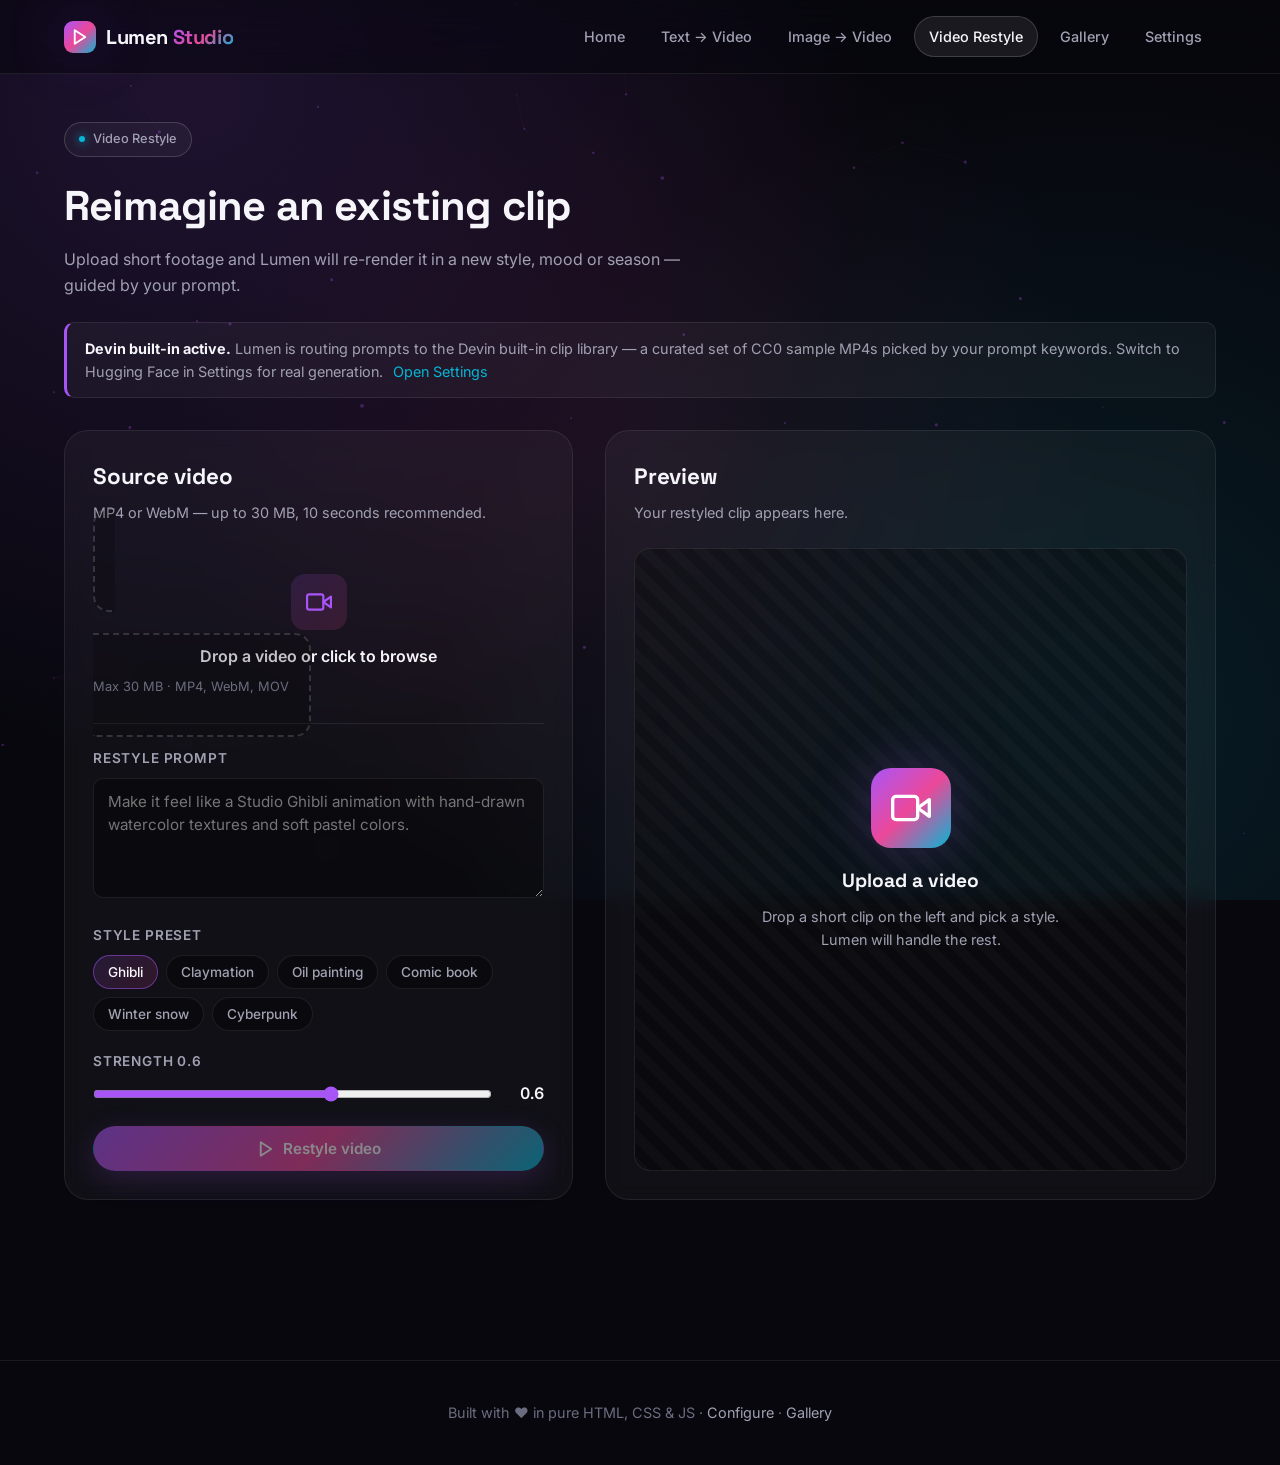
<file: video-to-video.html>
<!DOCTYPE html>
<html lang="en">
<head>
  <meta charset="UTF-8" />
  <meta name="viewport" content="width=device-width, initial-scale=1.0" />
  <title>Video Restyle — Lumen Studio</title>
  <link rel="preconnect" href="https://fonts.googleapis.com" />
  <link rel="preconnect" href="https://fonts.gstatic.com" crossorigin />
  <link href="https://fonts.googleapis.com/css2?family=Inter:wght@400;500;600;700&family=Space+Grotesk:wght@500;600;700&display=swap" rel="stylesheet" />
  <link rel="stylesheet" href="css/style.css" />
  <link rel="icon" type="image/svg+xml" href="assets/logo.svg" />
</head>
<body class="page">
  <canvas id="particles-canvas"></canvas>

  <header class="site-header">
    <div class="container">
      <a class="brand" href="index.html">
        <span class="brand-mark"><svg viewBox="0 0 24 24" fill="none" stroke="currentColor" stroke-width="2.5" stroke-linecap="round" stroke-linejoin="round"><polygon points="5 3 19 12 5 21 5 3"></polygon></svg></span>
        <span class="brand-name">Lumen <span>Studio</span></span>
      </a>
      <nav class="primary-nav">
        <a href="index.html">Home</a>
        <a href="text-to-video.html">Text → Video</a>
        <a href="image-to-video.html">Image → Video</a>
        <a href="video-to-video.html">Video Restyle</a>
        <a href="gallery.html">Gallery</a>
        <a href="settings.html">Settings</a>
      </nav>
      <button class="nav-toggle" aria-label="Open navigation"><svg width="20" height="20" viewBox="0 0 24 24" fill="none" stroke="currentColor" stroke-width="2" stroke-linecap="round"><line x1="3" y1="6" x2="21" y2="6"></line><line x1="3" y1="12" x2="21" y2="12"></line><line x1="3" y1="18" x2="21" y2="18"></line></svg></button>
    </div>
  </header>

  <main>
    <section class="section" style="padding-top:48px;">
      <div class="container">
        <div class="section-head" style="text-align:left; margin-bottom:24px;">
          <div class="eyebrow"><span class="dot"></span> Video Restyle</div>
          <h2 style="margin-bottom:8px;">Reimagine an existing clip</h2>
          <p style="margin:0; max-width:640px;">Upload short footage and Lumen will re-render it in a new style, mood or season — guided by your prompt.</p>
        </div>

        <div id="api-notice" class="notice" style="display:none;">
          <strong>Demo mode active.</strong> Add an API key in <a href="settings.html">Settings</a> to apply real AI restyling. Right now Lumen returns a placeholder clip so you can preview the workflow.
        </div>

        <div class="studio">
          <div class="panel">
            <h2>Source video</h2>
            <p class="panel-subtitle">MP4 or WebM — up to 30 MB, 10 seconds recommended.</p>

            <label class="dropzone" id="dropzone">
              <input type="file" id="file-input" accept="video/*" />
              <div class="dropzone-icon">
                <svg viewBox="0 0 24 24" fill="none" stroke="currentColor" stroke-width="2" stroke-linecap="round" stroke-linejoin="round"><polygon points="23 7 16 12 23 17 23 7"></polygon><rect x="1" y="5" width="15" height="14" rx="2"></rect></svg>
              </div>
              <p>Drop a video or click to browse</p>
              <small>Max 30 MB · MP4, WebM, MOV</small>
            </label>
            <video id="preview-source" class="preview-video" style="display:none;" controls muted></video>

            <div class="divider"></div>

            <div class="field">
              <label for="vid-prompt">Restyle prompt</label>
              <textarea id="vid-prompt" class="textarea" placeholder="Make it feel like a Studio Ghibli animation with hand-drawn watercolor textures and soft pastel colors."></textarea>
            </div>

            <div class="field">
              <label>Style preset</label>
              <div class="chip-group" data-chip-group="style">
                <button type="button" class="chip active" data-value="ghibli">Ghibli</button>
                <button type="button" class="chip" data-value="claymation">Claymation</button>
                <button type="button" class="chip" data-value="oil">Oil painting</button>
                <button type="button" class="chip" data-value="comic">Comic book</button>
                <button type="button" class="chip" data-value="winter">Winter snow</button>
                <button type="button" class="chip" data-value="cyberpunk">Cyberpunk</button>
              </div>
            </div>

            <div class="field">
              <label>Strength <span id="strength-val">0.6</span></label>
              <div class="range-row">
                <input type="range" id="strength" min="0" max="1" value="0.6" step="0.05" />
                <span class="range-value" id="strength-display">0.6</span>
              </div>
            </div>

            <button class="btn btn-primary" id="generate-btn" style="width:100%;" disabled>
              <svg width="18" height="18" viewBox="0 0 24 24" fill="none" stroke="currentColor" stroke-width="2.5" stroke-linecap="round" stroke-linejoin="round"><polygon points="5 3 19 12 5 21 5 3"></polygon></svg>
              Restyle video
            </button>
          </div>

          <div class="panel preview-panel">
            <h2>Preview</h2>
            <p class="panel-subtitle">Your restyled clip appears here.</p>
            <div class="preview-stage" id="preview-stage">
              <div class="preview-empty">
                <div class="preview-icon">
                  <svg viewBox="0 0 24 24" fill="none" stroke="currentColor" stroke-width="2" stroke-linecap="round" stroke-linejoin="round"><polygon points="23 7 16 12 23 17 23 7"></polygon><rect x="1" y="5" width="15" height="14" rx="2"></rect></svg>
                </div>
                <h3>Upload a video</h3>
                <p>Drop a short clip on the left and pick a style. Lumen will handle the rest.</p>
              </div>
            </div>
            <div class="preview-actions" id="preview-actions" style="display:none;">
              <button class="btn btn-ghost" id="download-btn">
                <svg width="16" height="16" viewBox="0 0 24 24" fill="none" stroke="currentColor" stroke-width="2" stroke-linecap="round" stroke-linejoin="round"><path d="M21 15v4a2 2 0 0 1-2 2H5a2 2 0 0 1-2-2v-4"></path><polyline points="7 10 12 15 17 10"></polyline><line x1="12" y1="15" x2="12" y2="3"></line></svg>
                Download
              </button>
              <a class="btn btn-ghost" href="gallery.html">View in gallery</a>
              <button class="btn btn-primary" id="regen-btn">Regenerate</button>
            </div>
          </div>
        </div>
      </div>
    </section>
  </main>

  <footer class="site-footer">
    <div class="container">
      <p>Built with ♥ in pure HTML, CSS &amp; JS · <a href="settings.html">Configure</a> · <a href="gallery.html">Gallery</a></p>
    </div>
  </footer>

  <script src="js/particles.js"></script>
  <script src="js/storage.js"></script>
  <script src="js/api.js"></script>
  <script src="js/app.js"></script>
  <script src="js/video-to-video.js"></script>
</body>
</html>
</file>
<file: css/style.css>
/* ===== Design Tokens ===== */
:root {
  --bg-0: #07070d;
  --bg-1: #0d0d18;
  --bg-2: #14142480;
  --surface: rgba(255, 255, 255, 0.04);
  --surface-strong: rgba(255, 255, 255, 0.08);
  --border: rgba(255, 255, 255, 0.08);
  --border-strong: rgba(255, 255, 255, 0.16);
  --text: #f5f5fa;
  --text-dim: #a1a1b3;
  --text-muted: #6c6c80;
  --accent: #a855f7;
  --accent-2: #ec4899;
  --accent-3: #06b6d4;
  --gradient: linear-gradient(135deg, #a855f7 0%, #ec4899 50%, #06b6d4 100%);
  --gradient-soft: linear-gradient(135deg, rgba(168, 85, 247, 0.15), rgba(236, 72, 153, 0.15));
  --radius-sm: 10px;
  --radius: 16px;
  --radius-lg: 24px;
  --shadow-glow: 0 0 60px rgba(168, 85, 247, 0.25);
  --shadow-card: 0 10px 40px rgba(0, 0, 0, 0.4);
  --transition: 0.25s cubic-bezier(0.4, 0, 0.2, 1);
  --font-display: "Space Grotesk", "Inter", system-ui, sans-serif;
  --font-body: "Inter", system-ui, -apple-system, sans-serif;
}

* { box-sizing: border-box; margin: 0; padding: 0; }

html, body {
  background: var(--bg-0);
  color: var(--text);
  font-family: var(--font-body);
  font-size: 16px;
  line-height: 1.6;
  min-height: 100vh;
  overflow-x: hidden;
  -webkit-font-smoothing: antialiased;
}

body {
  background:
    radial-gradient(circle at 15% 10%, rgba(168, 85, 247, 0.15), transparent 50%),
    radial-gradient(circle at 85% 80%, rgba(6, 182, 212, 0.12), transparent 50%),
    radial-gradient(circle at 50% 50%, rgba(236, 72, 153, 0.08), transparent 60%),
    var(--bg-0);
  background-attachment: fixed;
}

#particles-canvas {
  position: fixed;
  inset: 0;
  z-index: 0;
  pointer-events: none;
  opacity: 0.5;
}

a { color: inherit; text-decoration: none; }
button { font-family: inherit; cursor: pointer; border: none; background: none; color: inherit; }
img, video { max-width: 100%; display: block; }

/* ===== Layout ===== */
.container {
  max-width: 1200px;
  margin: 0 auto;
  padding: 0 24px;
  position: relative;
  z-index: 1;
}

.page {
  min-height: 100vh;
  display: flex;
  flex-direction: column;
}

main {
  flex: 1;
  position: relative;
  z-index: 1;
}

/* ===== Header ===== */
.site-header {
  position: sticky;
  top: 0;
  z-index: 50;
  backdrop-filter: blur(20px) saturate(150%);
  -webkit-backdrop-filter: blur(20px) saturate(150%);
  background: rgba(7, 7, 13, 0.6);
  border-bottom: 1px solid var(--border);
}

.site-header .container {
  display: flex;
  align-items: center;
  justify-content: space-between;
  padding-top: 16px;
  padding-bottom: 16px;
}

.brand {
  display: flex;
  align-items: center;
  gap: 10px;
  font-family: var(--font-display);
  font-weight: 700;
  font-size: 1.25rem;
  letter-spacing: -0.02em;
}

.brand-mark {
  width: 32px;
  height: 32px;
  border-radius: 9px;
  background: var(--gradient);
  display: grid;
  place-items: center;
  box-shadow: var(--shadow-glow);
}

.brand-mark svg { width: 18px; height: 18px; color: #fff; }

.brand-name span {
  background: var(--gradient);
  -webkit-background-clip: text;
  background-clip: text;
  color: transparent;
}

nav.primary-nav {
  display: flex;
  align-items: center;
  gap: 8px;
}

nav.primary-nav a {
  padding: 8px 14px;
  border-radius: 999px;
  color: var(--text-dim);
  font-weight: 500;
  font-size: 0.9rem;
  transition: var(--transition);
}

nav.primary-nav a:hover { color: var(--text); background: var(--surface); }
nav.primary-nav a.active {
  color: var(--text);
  background: var(--surface-strong);
  border: 1px solid var(--border-strong);
}

.nav-toggle { display: none; }

/* ===== Buttons ===== */
.btn {
  display: inline-flex;
  align-items: center;
  justify-content: center;
  gap: 8px;
  padding: 12px 22px;
  border-radius: 999px;
  font-weight: 600;
  font-size: 0.95rem;
  transition: var(--transition);
  border: 1px solid transparent;
  white-space: nowrap;
}

.btn-primary {
  background: var(--gradient);
  color: #fff;
  box-shadow: 0 8px 30px rgba(168, 85, 247, 0.35);
}
.btn-primary:hover { transform: translateY(-2px); box-shadow: 0 12px 40px rgba(168, 85, 247, 0.5); }
.btn-primary:active { transform: translateY(0); }

.btn-ghost {
  background: var(--surface);
  border-color: var(--border-strong);
  color: var(--text);
}
.btn-ghost:hover { background: var(--surface-strong); border-color: rgba(255, 255, 255, 0.25); }

.btn-icon {
  width: 40px;
  height: 40px;
  padding: 0;
  border-radius: 12px;
}

.btn:disabled { opacity: 0.5; cursor: not-allowed; transform: none !important; }

/* ===== Hero ===== */
.hero {
  padding: 80px 0 100px;
  text-align: center;
  position: relative;
}

.eyebrow {
  display: inline-flex;
  align-items: center;
  gap: 8px;
  padding: 6px 14px;
  border-radius: 999px;
  background: var(--surface);
  border: 1px solid var(--border-strong);
  font-size: 0.8rem;
  color: var(--text-dim);
  margin-bottom: 24px;
  font-weight: 500;
}

.eyebrow .dot {
  width: 6px;
  height: 6px;
  border-radius: 50%;
  background: var(--accent-3);
  box-shadow: 0 0 10px var(--accent-3);
  animation: pulse 2s infinite;
}

@keyframes pulse {
  0%, 100% { opacity: 1; }
  50% { opacity: 0.4; }
}

.hero h1 {
  font-family: var(--font-display);
  font-size: clamp(2.5rem, 6vw, 4.5rem);
  font-weight: 700;
  line-height: 1.05;
  letter-spacing: -0.03em;
  margin-bottom: 20px;
}

.hero h1 .accent {
  background: var(--gradient);
  -webkit-background-clip: text;
  background-clip: text;
  color: transparent;
}

.hero .lead {
  font-size: clamp(1rem, 2vw, 1.2rem);
  color: var(--text-dim);
  max-width: 640px;
  margin: 0 auto 36px;
}

.hero-actions {
  display: flex;
  gap: 12px;
  justify-content: center;
  flex-wrap: wrap;
}

.hero-stats {
  display: flex;
  gap: 48px;
  justify-content: center;
  margin-top: 60px;
  flex-wrap: wrap;
}
.hero-stats .stat-num {
  font-family: var(--font-display);
  font-size: 2rem;
  font-weight: 700;
  background: var(--gradient);
  -webkit-background-clip: text;
  background-clip: text;
  color: transparent;
}
.hero-stats .stat-label {
  color: var(--text-muted);
  font-size: 0.85rem;
  text-transform: uppercase;
  letter-spacing: 0.1em;
}

/* ===== Sections ===== */
.section {
  padding: 80px 0;
}

.section-head {
  text-align: center;
  margin-bottom: 56px;
}
.section-head .eyebrow { margin-bottom: 16px; }
.section-head h2 {
  font-family: var(--font-display);
  font-size: clamp(1.8rem, 4vw, 2.6rem);
  font-weight: 700;
  letter-spacing: -0.02em;
  margin-bottom: 12px;
}
.section-head p { color: var(--text-dim); max-width: 580px; margin: 0 auto; }

/* ===== Cards ===== */
.card-grid {
  display: grid;
  grid-template-columns: repeat(auto-fit, minmax(280px, 1fr));
  gap: 20px;
}

.card {
  background: var(--surface);
  border: 1px solid var(--border);
  border-radius: var(--radius);
  padding: 28px;
  transition: var(--transition);
  position: relative;
  overflow: hidden;
}

.card::before {
  content: "";
  position: absolute;
  inset: 0;
  background: var(--gradient-soft);
  opacity: 0;
  transition: var(--transition);
  pointer-events: none;
}
.card:hover { border-color: var(--border-strong); transform: translateY(-4px); }
.card:hover::before { opacity: 1; }
.card > * { position: relative; z-index: 1; }

.card-icon {
  width: 48px;
  height: 48px;
  border-radius: 12px;
  background: var(--gradient);
  display: grid;
  place-items: center;
  margin-bottom: 18px;
  box-shadow: 0 8px 24px rgba(168, 85, 247, 0.3);
}
.card-icon svg { width: 24px; height: 24px; color: #fff; }

.card h3 {
  font-family: var(--font-display);
  font-size: 1.2rem;
  margin-bottom: 8px;
  letter-spacing: -0.01em;
}
.card p { color: var(--text-dim); font-size: 0.95rem; }

.card-link {
  display: inline-flex;
  align-items: center;
  gap: 6px;
  margin-top: 16px;
  color: var(--accent-3);
  font-size: 0.9rem;
  font-weight: 600;
  transition: var(--transition);
}
.card-link:hover { gap: 10px; color: #22d3ee; }

/* ===== Studio Workspace ===== */
.studio {
  display: grid;
  grid-template-columns: 1fr 1.2fr;
  gap: 32px;
  margin-top: 32px;
}

@media (max-width: 960px) {
  .studio { grid-template-columns: 1fr; }
}

.panel {
  background: var(--surface);
  border: 1px solid var(--border);
  border-radius: var(--radius-lg);
  padding: 28px;
  backdrop-filter: blur(10px);
}

.panel h2 {
  font-family: var(--font-display);
  font-size: 1.4rem;
  margin-bottom: 6px;
  letter-spacing: -0.01em;
}
.panel .panel-subtitle {
  color: var(--text-dim);
  font-size: 0.9rem;
  margin-bottom: 24px;
}

/* ===== Forms ===== */
.field { margin-bottom: 20px; }
.field label {
  display: block;
  font-size: 0.85rem;
  font-weight: 600;
  color: var(--text-dim);
  margin-bottom: 8px;
  text-transform: uppercase;
  letter-spacing: 0.06em;
}

.input, .textarea, .select {
  width: 100%;
  background: rgba(0, 0, 0, 0.3);
  border: 1px solid var(--border);
  border-radius: var(--radius-sm);
  padding: 12px 14px;
  color: var(--text);
  font-family: inherit;
  font-size: 0.95rem;
  transition: var(--transition);
}

.input:focus, .textarea:focus, .select:focus {
  outline: none;
  border-color: var(--accent);
  box-shadow: 0 0 0 4px rgba(168, 85, 247, 0.15);
}

.textarea { min-height: 120px; resize: vertical; line-height: 1.5; }

.row {
  display: grid;
  grid-template-columns: 1fr 1fr;
  gap: 14px;
}
@media (max-width: 540px) { .row { grid-template-columns: 1fr; } }

.chip-group { display: flex; flex-wrap: wrap; gap: 8px; }
.chip {
  padding: 8px 14px;
  border-radius: 999px;
  background: rgba(0, 0, 0, 0.3);
  border: 1px solid var(--border);
  color: var(--text-dim);
  font-size: 0.85rem;
  font-weight: 500;
  transition: var(--transition);
}
.chip:hover { color: var(--text); border-color: var(--border-strong); }
.chip.active {
  background: var(--gradient-soft);
  color: var(--text);
  border-color: rgba(168, 85, 247, 0.5);
}

.range-row {
  display: flex;
  align-items: center;
  gap: 12px;
}
.range-row input[type="range"] { flex: 1; accent-color: var(--accent); }
.range-row .range-value {
  min-width: 40px;
  text-align: right;
  font-variant-numeric: tabular-nums;
  color: var(--text);
  font-weight: 600;
}

/* ===== Dropzone ===== */
.dropzone {
  border: 2px dashed var(--border-strong);
  border-radius: var(--radius);
  padding: 40px 20px;
  text-align: center;
  transition: var(--transition);
  cursor: pointer;
  background: rgba(0, 0, 0, 0.2);
}
.dropzone:hover, .dropzone.drag-over {
  border-color: var(--accent);
  background: rgba(168, 85, 247, 0.06);
}
.dropzone .dropzone-icon {
  width: 56px;
  height: 56px;
  margin: 0 auto 14px;
  border-radius: 14px;
  background: var(--gradient-soft);
  display: grid;
  place-items: center;
}
.dropzone .dropzone-icon svg { width: 26px; height: 26px; color: var(--accent); }
.dropzone p { color: var(--text); font-weight: 600; margin-bottom: 4px; }
.dropzone small { color: var(--text-muted); font-size: 0.8rem; }
.dropzone input[type="file"] { display: none; }

.preview-image, .preview-video {
  width: 100%;
  border-radius: var(--radius);
  margin-top: 16px;
  border: 1px solid var(--border);
  max-height: 280px;
  object-fit: contain;
  background: #000;
}

/* ===== Preview / Result Panel ===== */
.preview-panel {
  display: flex;
  flex-direction: column;
}

.preview-stage {
  flex: 1;
  min-height: 360px;
  border-radius: var(--radius);
  background:
    repeating-linear-gradient(45deg, rgba(255, 255, 255, 0.02) 0 10px, transparent 10px 20px),
    rgba(0, 0, 0, 0.3);
  border: 1px solid var(--border);
  display: grid;
  place-items: center;
  text-align: center;
  padding: 30px;
  position: relative;
  overflow: hidden;
}

.preview-empty .preview-icon {
  width: 80px;
  height: 80px;
  margin: 0 auto 18px;
  border-radius: 20px;
  background: var(--gradient);
  display: grid;
  place-items: center;
  box-shadow: var(--shadow-glow);
  animation: float 3s ease-in-out infinite;
}
.preview-empty .preview-icon svg { width: 40px; height: 40px; color: #fff; }
.preview-empty h3 { font-family: var(--font-display); font-size: 1.2rem; margin-bottom: 8px; }
.preview-empty p { color: var(--text-dim); font-size: 0.9rem; max-width: 320px; }

@keyframes float {
  0%, 100% { transform: translateY(0); }
  50% { transform: translateY(-8px); }
}

.preview-loading {
  display: flex;
  flex-direction: column;
  align-items: center;
  gap: 18px;
}
.spinner {
  width: 48px;
  height: 48px;
  border-radius: 50%;
  border: 3px solid var(--border);
  border-top-color: var(--accent);
  animation: spin 0.8s linear infinite;
}
@keyframes spin { to { transform: rotate(360deg); } }
.preview-loading .progress {
  width: 240px;
  height: 6px;
  border-radius: 3px;
  background: var(--border);
  overflow: hidden;
}
.preview-loading .progress-bar {
  height: 100%;
  background: var(--gradient);
  width: 0%;
  transition: width 0.4s ease;
}
.preview-loading p { color: var(--text-dim); font-size: 0.9rem; }

.preview-video-result { width: 100%; border-radius: var(--radius); }

.preview-actions {
  display: flex;
  gap: 10px;
  margin-top: 16px;
  flex-wrap: wrap;
}

/* ===== Badges ===== */
.badge {
  display: inline-flex;
  align-items: center;
  gap: 6px;
  padding: 4px 10px;
  border-radius: 999px;
  font-size: 0.75rem;
  font-weight: 600;
  background: var(--surface-strong);
  border: 1px solid var(--border);
  color: var(--text-dim);
}
.badge.beta { background: var(--gradient-soft); color: var(--text); border-color: rgba(168, 85, 247, 0.4); }

/* ===== Notice / Banner ===== */
.notice {
  background: var(--surface);
  border: 1px solid var(--border);
  border-left: 3px solid var(--accent);
  border-radius: var(--radius-sm);
  padding: 14px 18px;
  font-size: 0.9rem;
  color: var(--text-dim);
  margin-bottom: 24px;
}
.notice strong { color: var(--text); }
.notice a { color: var(--accent-3); }
.notice a:hover { text-decoration: underline; }

/* ===== Gallery ===== */
.gallery-grid {
  display: grid;
  grid-template-columns: repeat(auto-fill, minmax(260px, 1fr));
  gap: 18px;
}
.gallery-item {
  background: var(--surface);
  border: 1px solid var(--border);
  border-radius: var(--radius);
  overflow: hidden;
  transition: var(--transition);
  cursor: pointer;
}
.gallery-item:hover { transform: translateY(-4px); border-color: var(--border-strong); }
.gallery-item .thumb {
  aspect-ratio: 16 / 9;
  background: linear-gradient(135deg, #1a1a2e, #16213e);
  position: relative;
  display: grid;
  place-items: center;
}
.gallery-item .thumb video, .gallery-item .thumb img {
  width: 100%;
  height: 100%;
  object-fit: cover;
}
.gallery-item .thumb .play-overlay {
  position: absolute;
  inset: 0;
  display: grid;
  place-items: center;
  background: linear-gradient(180deg, transparent 50%, rgba(0, 0, 0, 0.7));
  opacity: 0;
  transition: var(--transition);
}
.gallery-item:hover .thumb .play-overlay { opacity: 1; }
.gallery-item .meta { padding: 14px 16px; }
.gallery-item .meta-title {
  font-weight: 600;
  font-size: 0.95rem;
  margin-bottom: 4px;
  display: -webkit-box;
  -webkit-line-clamp: 2;
  -webkit-box-orient: vertical;
  overflow: hidden;
}
.gallery-item .meta-sub {
  color: var(--text-muted);
  font-size: 0.8rem;
  display: flex;
  justify-content: space-between;
}

.gallery-empty {
  text-align: center;
  padding: 80px 20px;
  color: var(--text-dim);
}
.gallery-empty .icon-wrap {
  width: 80px;
  height: 80px;
  border-radius: 22px;
  background: var(--surface);
  border: 1px solid var(--border);
  display: grid;
  place-items: center;
  margin: 0 auto 18px;
}

/* ===== Toast ===== */
.toast-stack {
  position: fixed;
  bottom: 24px;
  right: 24px;
  display: flex;
  flex-direction: column;
  gap: 10px;
  z-index: 100;
}
.toast {
  background: rgba(20, 20, 36, 0.95);
  backdrop-filter: blur(10px);
  border: 1px solid var(--border-strong);
  border-radius: 12px;
  padding: 12px 16px;
  font-size: 0.9rem;
  display: flex;
  align-items: center;
  gap: 10px;
  min-width: 220px;
  max-width: 360px;
  box-shadow: 0 10px 30px rgba(0, 0, 0, 0.4);
  animation: toastIn 0.3s ease;
}
.toast.success { border-left: 3px solid #10b981; }
.toast.error { border-left: 3px solid #ef4444; }
.toast.info { border-left: 3px solid var(--accent-3); }
@keyframes toastIn {
  from { transform: translateX(20px); opacity: 0; }
  to { transform: translateX(0); opacity: 1; }
}

/* ===== Modal ===== */
.modal {
  position: fixed;
  inset: 0;
  background: rgba(0, 0, 0, 0.75);
  backdrop-filter: blur(10px);
  display: none;
  align-items: center;
  justify-content: center;
  z-index: 200;
  padding: 20px;
}
.modal.open { display: flex; }
.modal-card {
  background: var(--bg-1);
  border: 1px solid var(--border-strong);
  border-radius: var(--radius-lg);
  padding: 32px;
  max-width: 520px;
  width: 100%;
  position: relative;
}
.modal-card h2 { font-family: var(--font-display); margin-bottom: 8px; }
.modal-card p.lead { color: var(--text-dim); margin-bottom: 20px; }
.modal-close {
  position: absolute;
  top: 16px;
  right: 16px;
  width: 32px;
  height: 32px;
  border-radius: 8px;
  display: grid;
  place-items: center;
  color: var(--text-dim);
}
.modal-close:hover { background: var(--surface); color: var(--text); }

/* ===== Footer ===== */
.site-footer {
  border-top: 1px solid var(--border);
  padding: 40px 0;
  text-align: center;
  color: var(--text-muted);
  font-size: 0.9rem;
  margin-top: 80px;
}
.site-footer a { color: var(--text-dim); }
.site-footer a:hover { color: var(--text); }

/* ===== Settings ===== */
.settings-grid {
  display: grid;
  gap: 18px;
}
.settings-card {
  background: var(--surface);
  border: 1px solid var(--border);
  border-radius: var(--radius);
  padding: 22px;
}
.settings-card h3 {
  font-family: var(--font-display);
  font-size: 1.05rem;
  margin-bottom: 4px;
}
.settings-card .desc {
  color: var(--text-dim);
  font-size: 0.85rem;
  margin-bottom: 14px;
}
.input-group {
  display: flex;
  gap: 8px;
}
.input-group .input { flex: 1; }
.input-group .btn { padding: 10px 16px; font-size: 0.85rem; }

/* ===== Utility ===== */
.fade-in {
  opacity: 0;
  transform: translateY(20px);
  transition: opacity 0.6s ease, transform 0.6s ease;
}
.fade-in.visible { opacity: 1; transform: translateY(0); }

.text-gradient {
  background: var(--gradient);
  -webkit-background-clip: text;
  background-clip: text;
  color: transparent;
}

.divider {
  height: 1px;
  background: var(--border);
  margin: 24px 0;
}

@media (max-width: 720px) {
  nav.primary-nav { display: none; }
  .nav-toggle {
    display: grid;
    place-items: center;
    width: 40px;
    height: 40px;
    border-radius: 10px;
    background: var(--surface);
    border: 1px solid var(--border);
  }
  nav.primary-nav.open {
    display: flex;
    position: absolute;
    top: 100%;
    left: 16px;
    right: 16px;
    background: var(--bg-1);
    border: 1px solid var(--border-strong);
    border-radius: var(--radius);
    padding: 12px;
    flex-direction: column;
    align-items: stretch;
  }
  nav.primary-nav.open a { padding: 12px 14px; border-radius: 10px; }
  .hero { padding: 56px 0 64px; }
  .hero-stats { gap: 28px; }
  .section { padding: 56px 0; }
  .panel { padding: 22px; }
}
</file>
